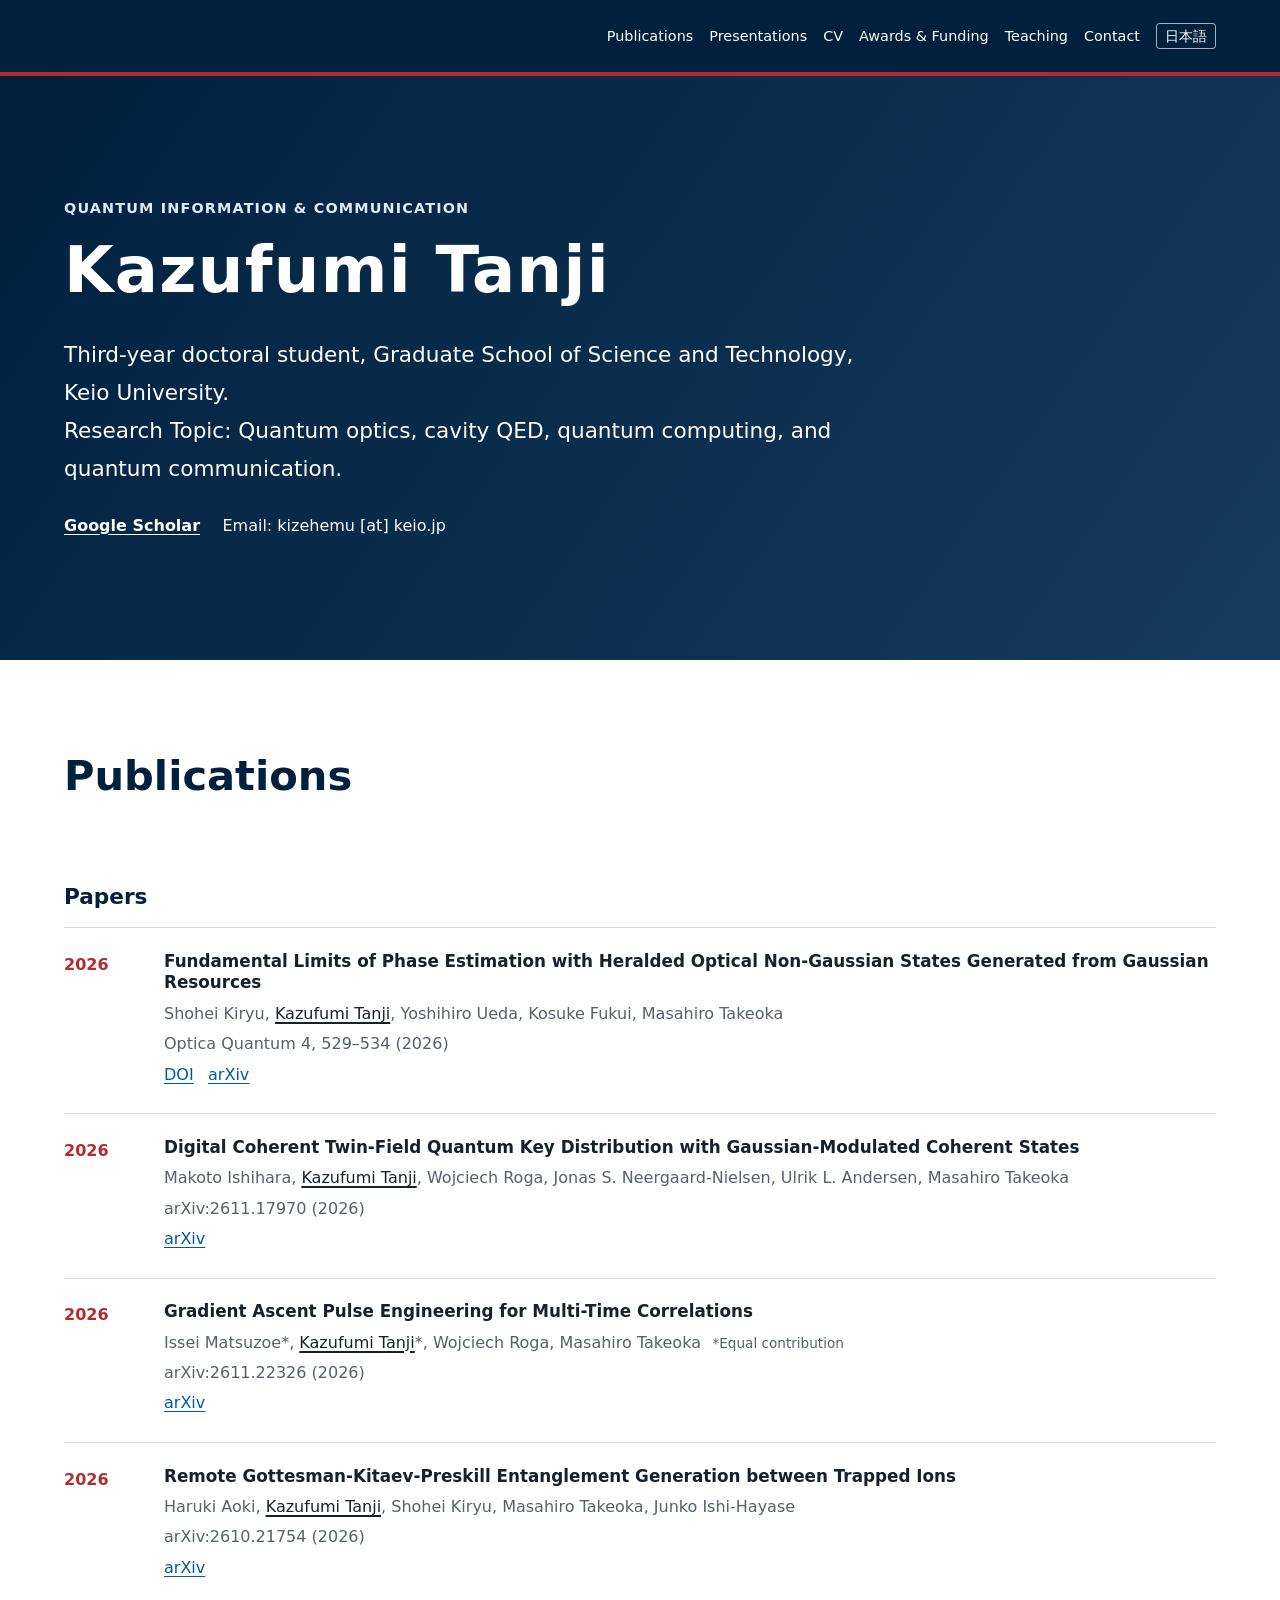
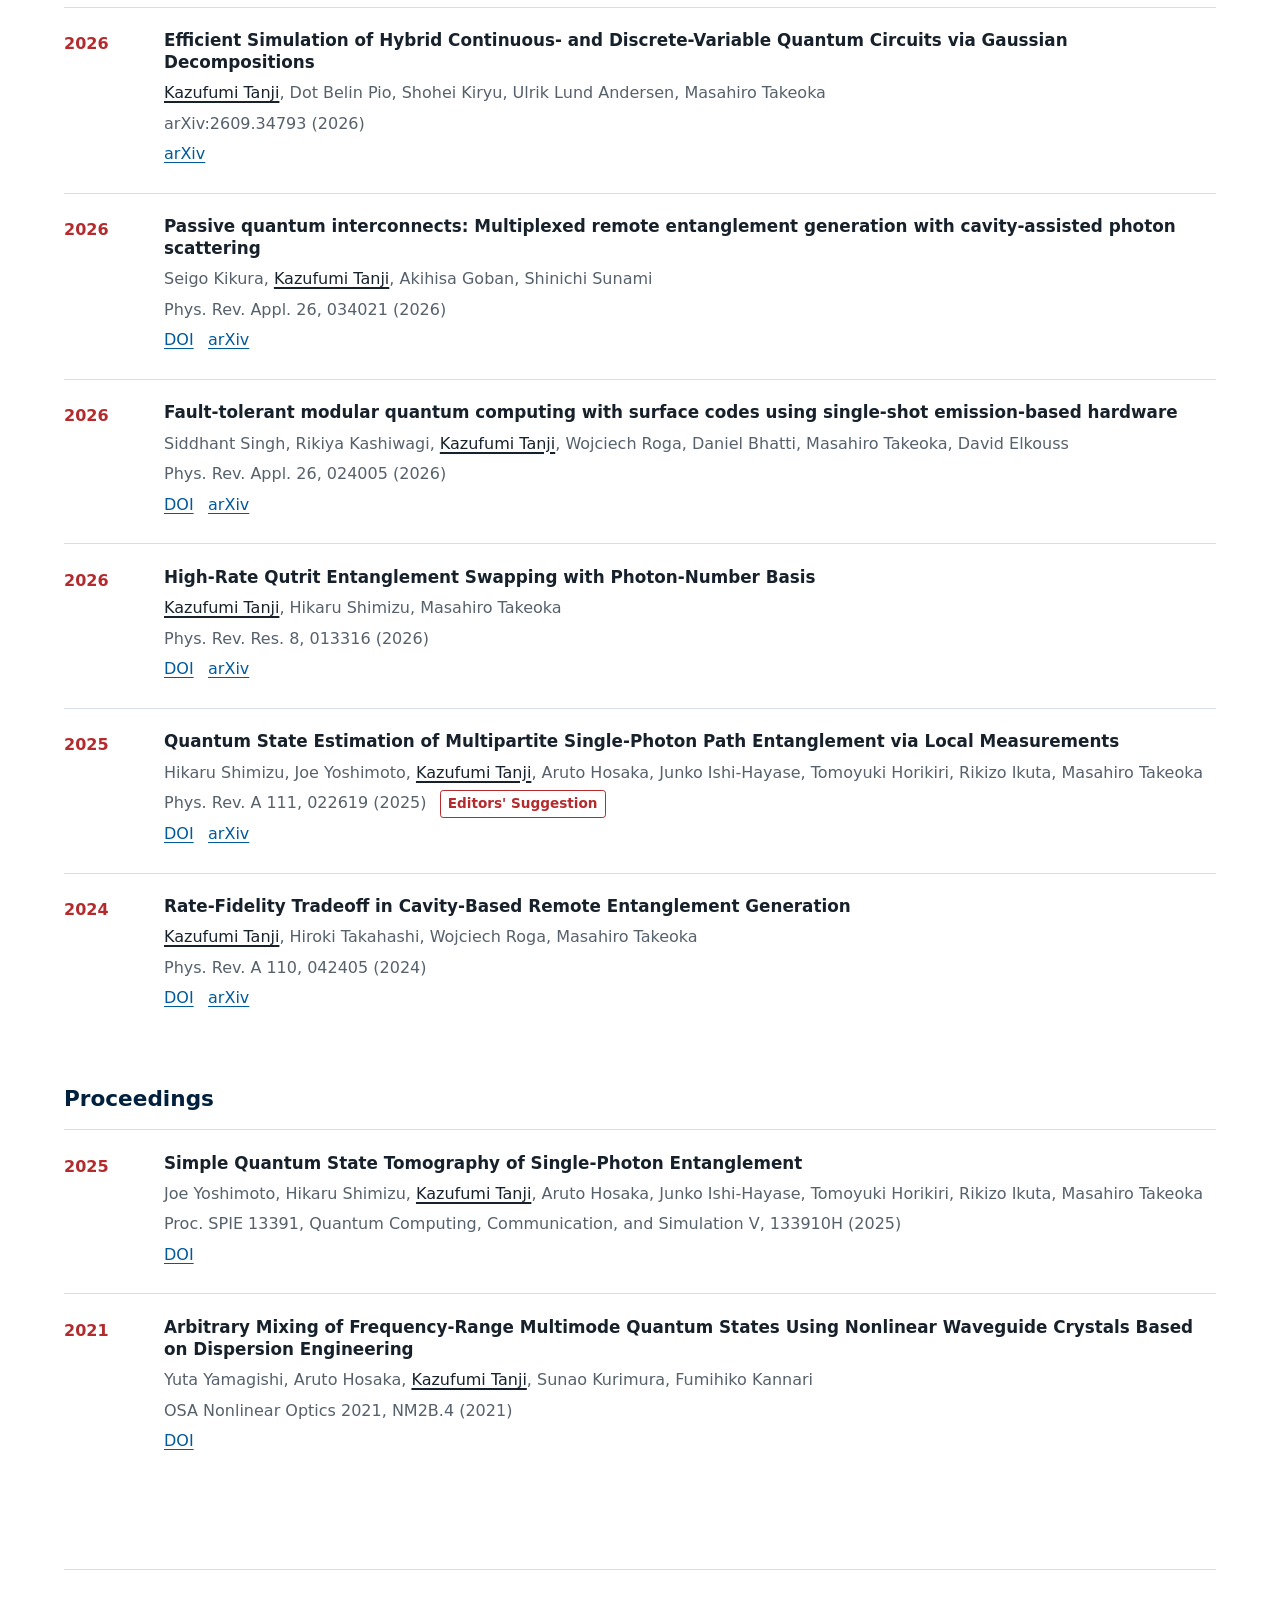
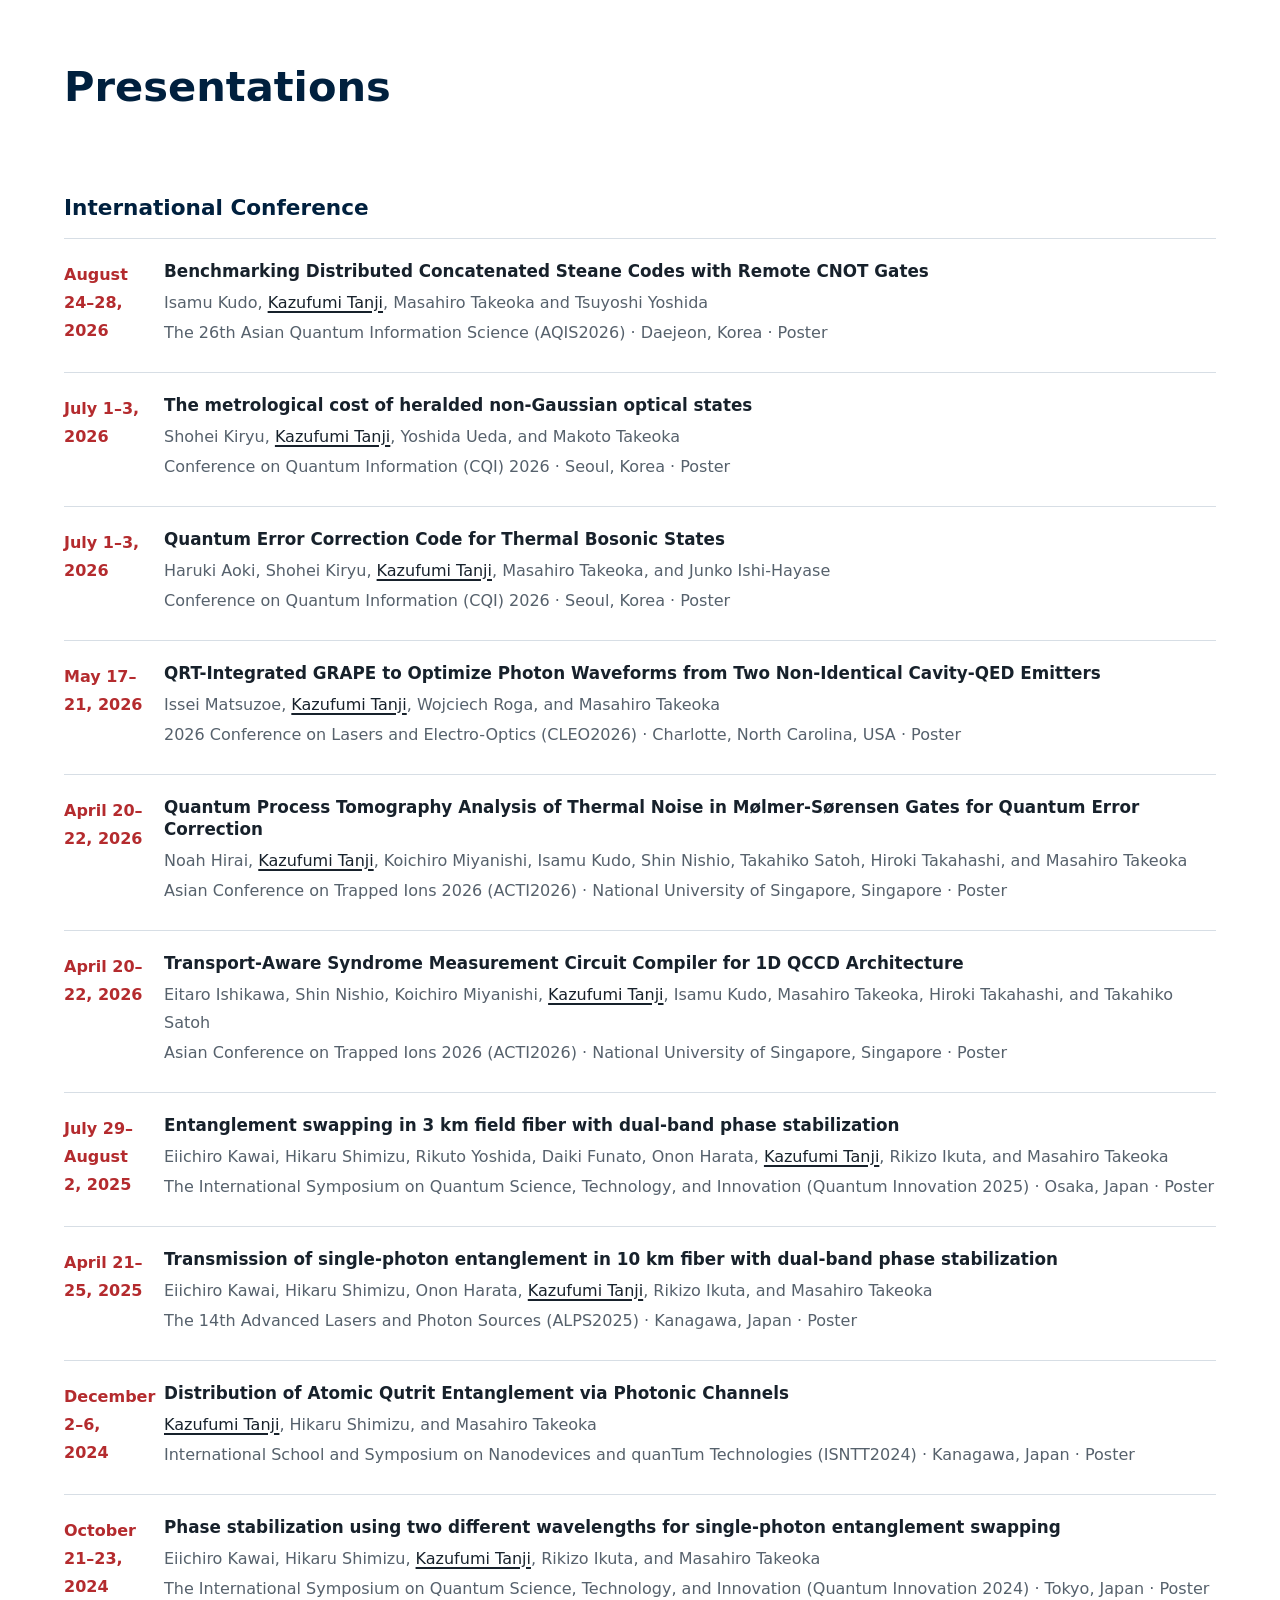
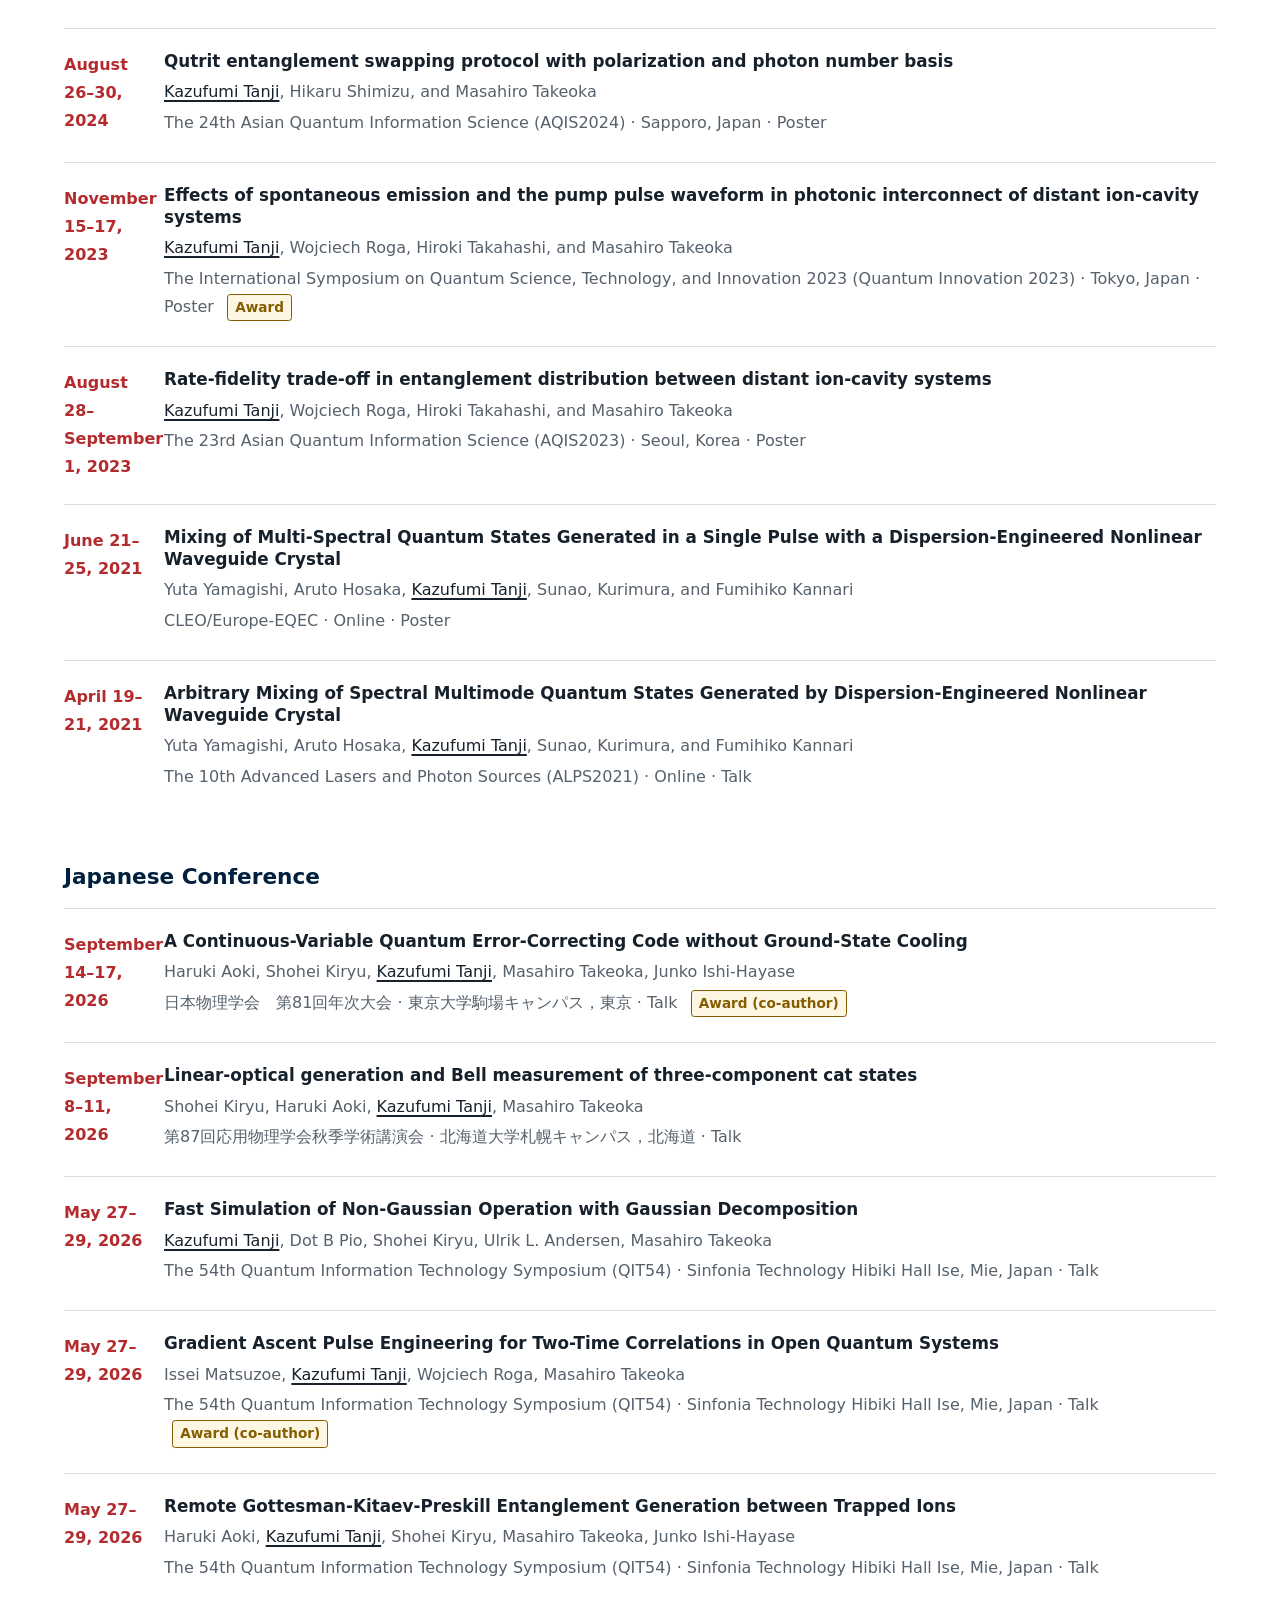
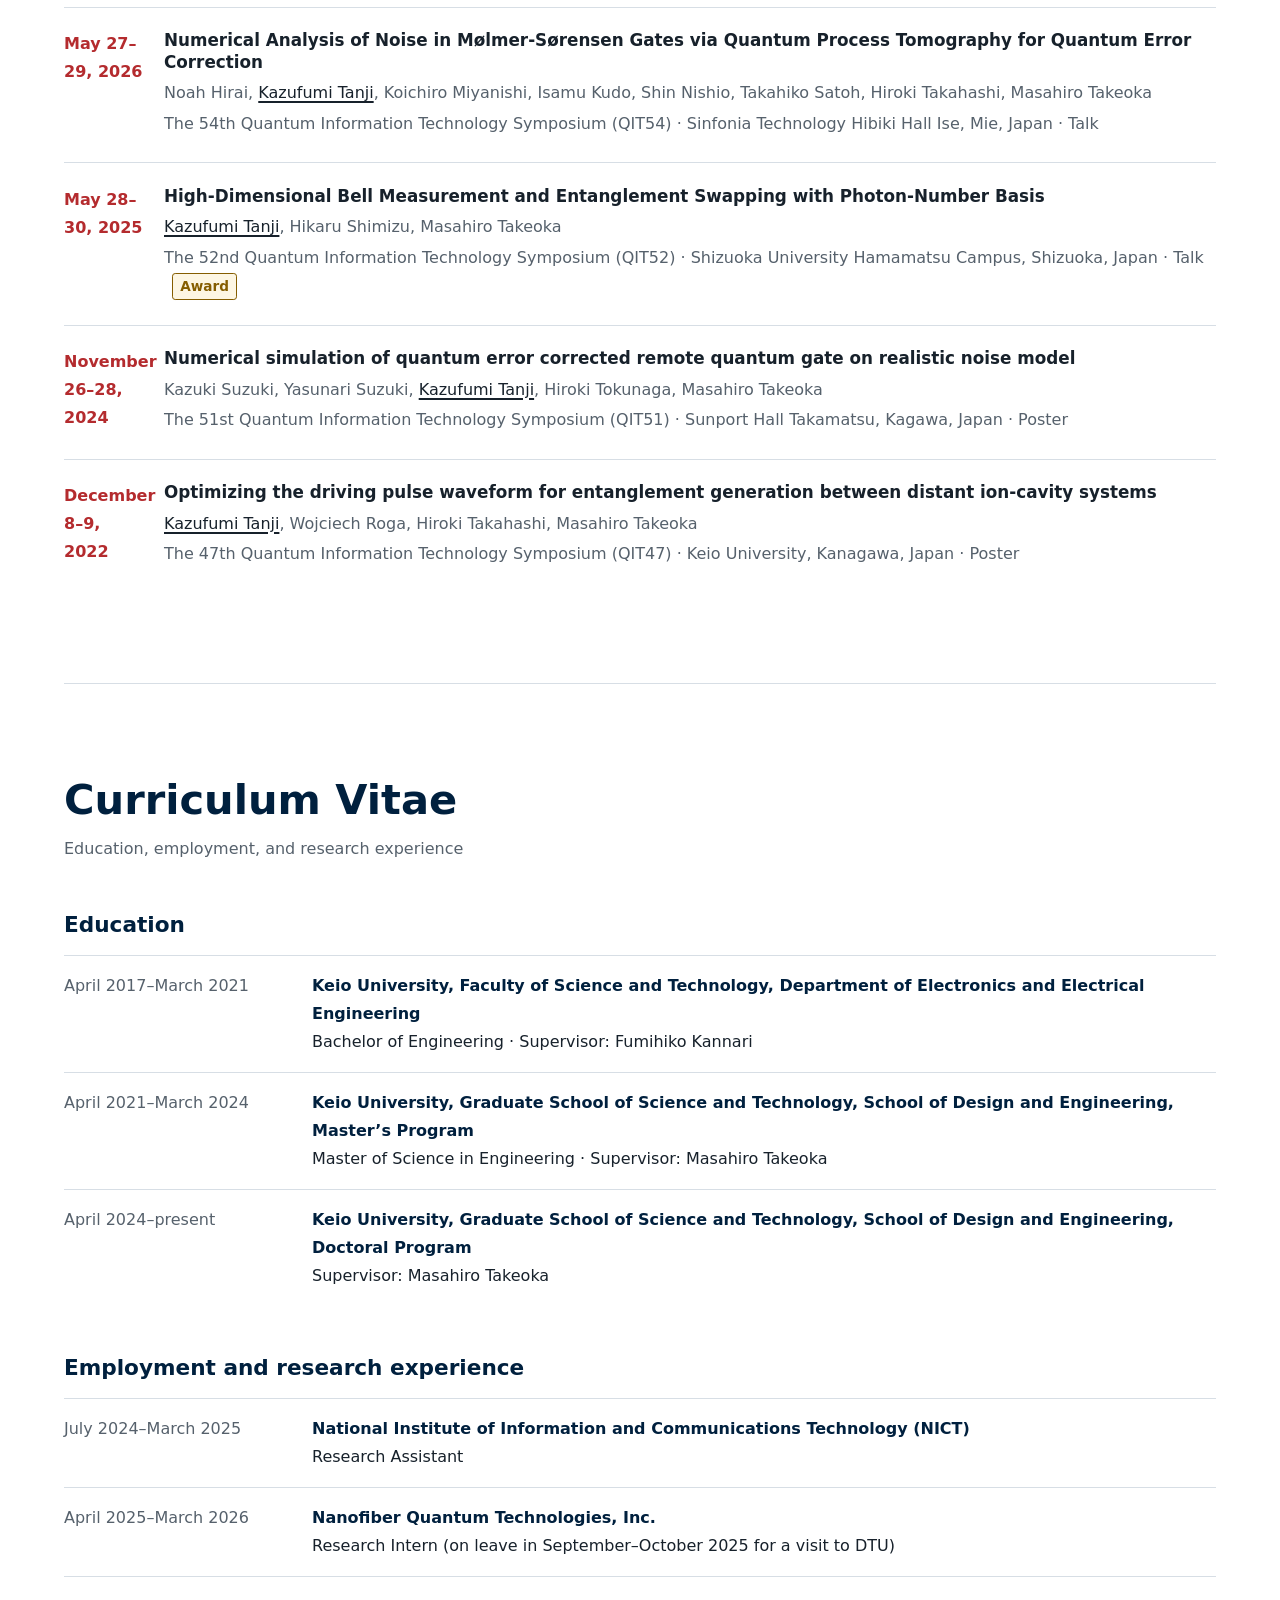
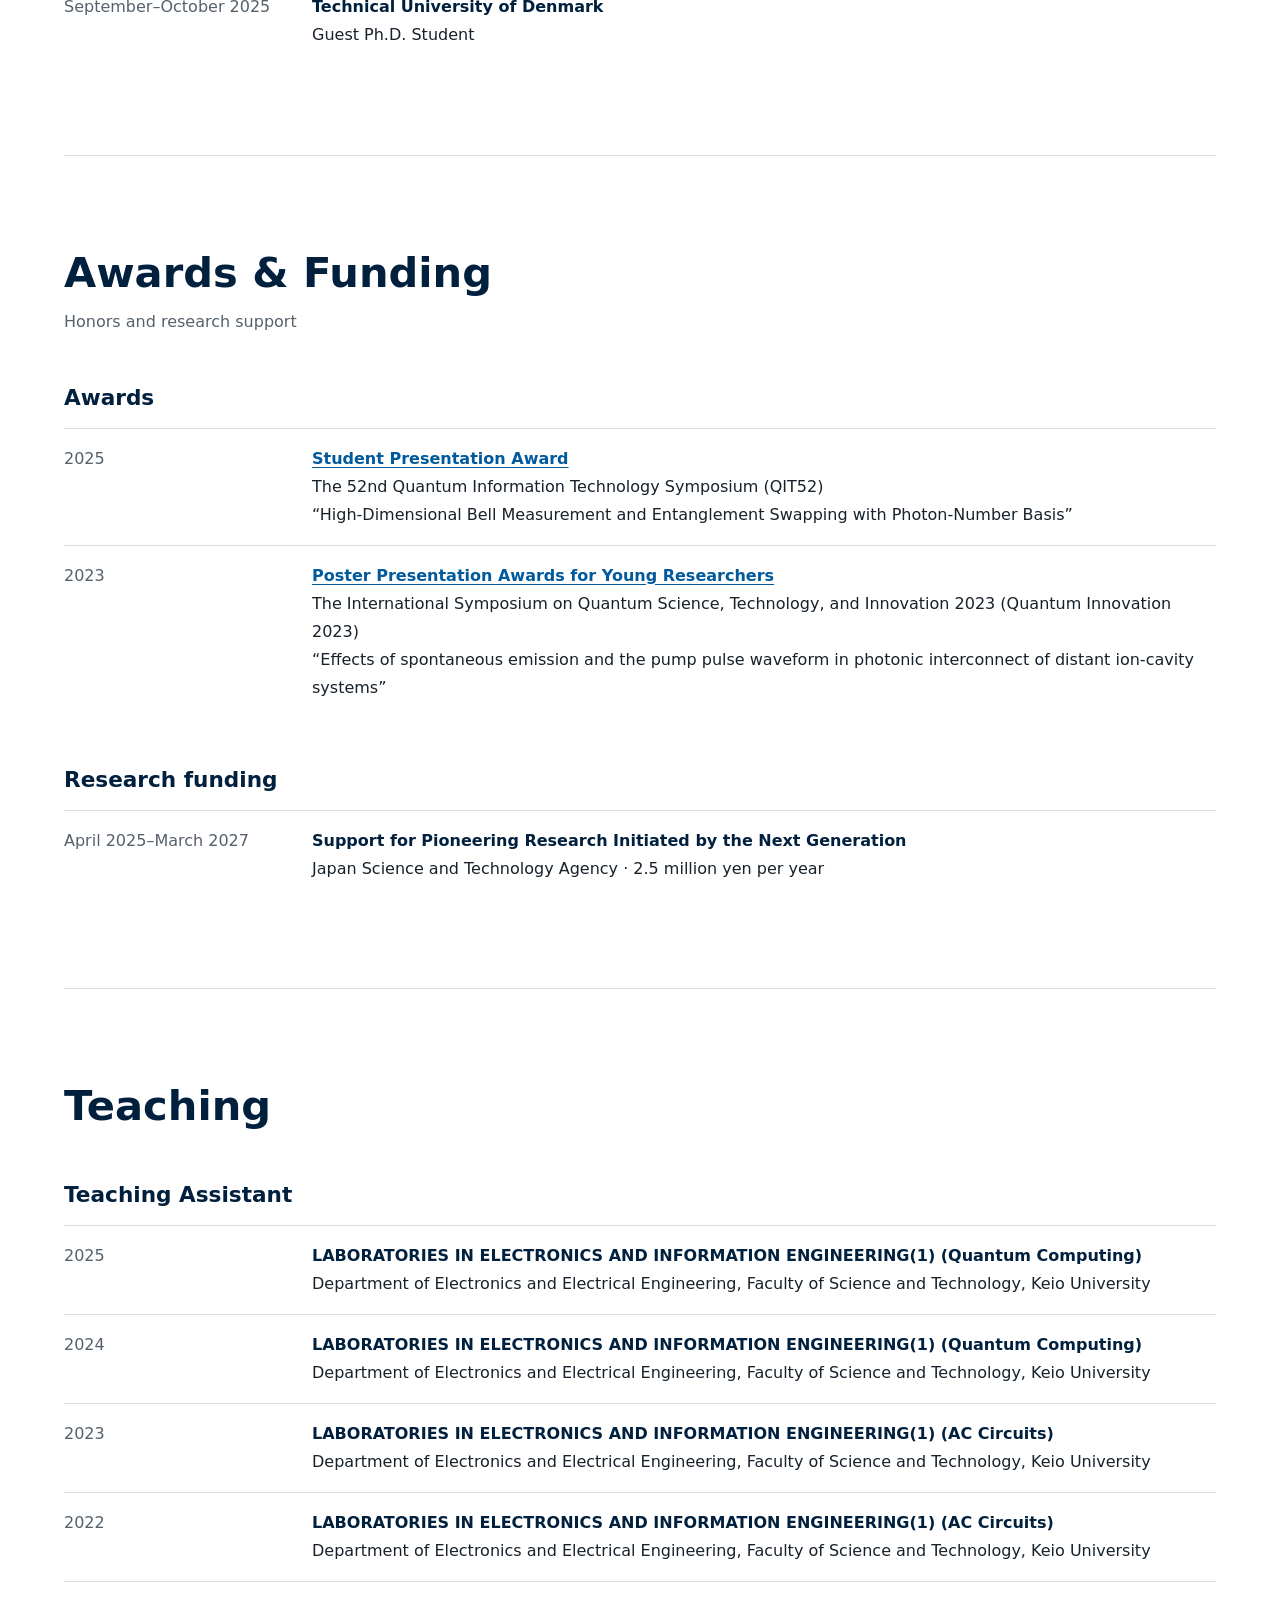
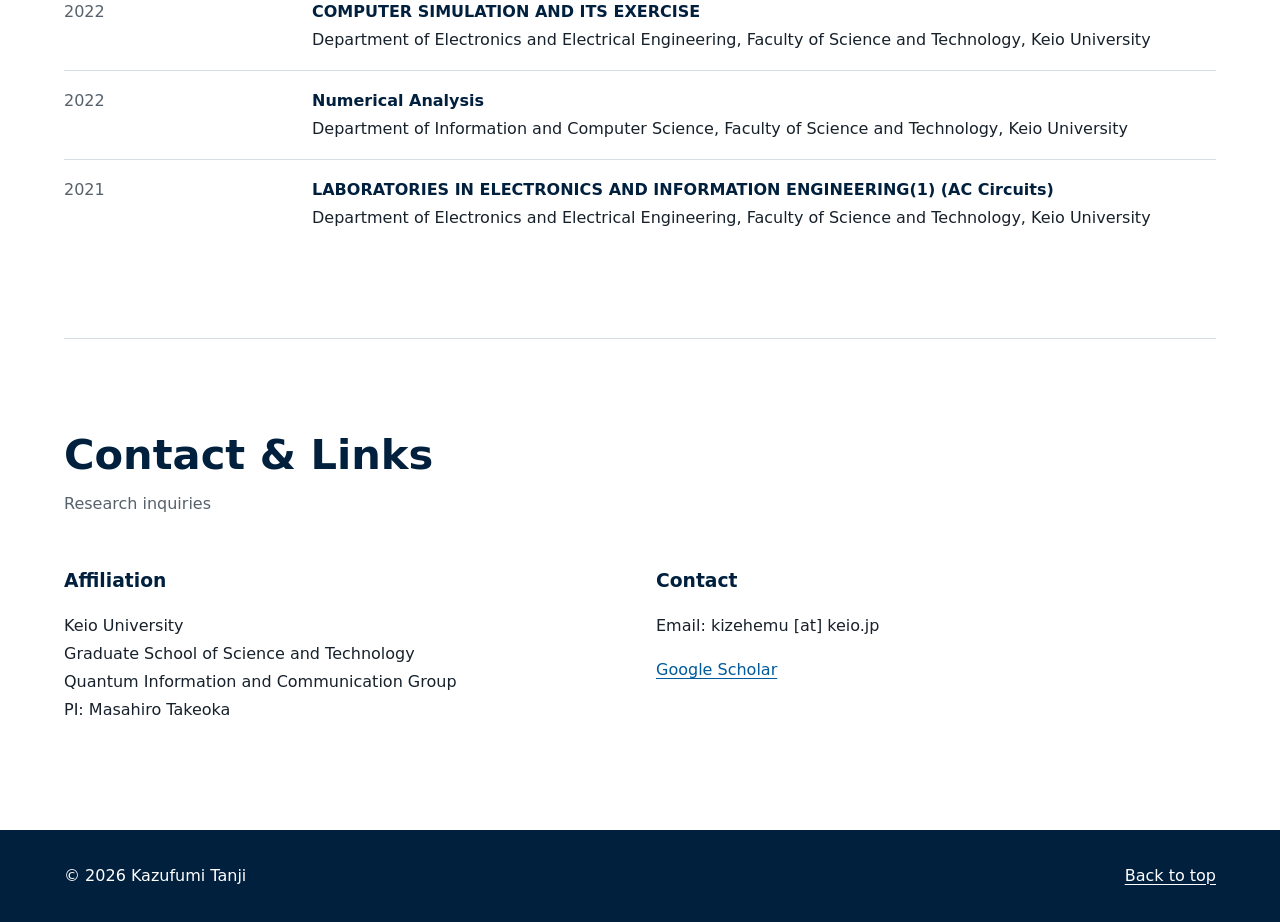
<file: index.html>
<!doctype html>
<html lang="en" data-root=".">
<head>
  <meta charset="utf-8">
  <meta name="viewport" content="width=device-width, initial-scale=1">
  <meta name="description" content="Academic homepage of Kazufumi Tanji, a doctoral student researching quantum optics and quantum information at Keio University.">
  <title>Kazufumi Tanji</title>
  <link rel="stylesheet" href="assets/css/style.css">
  <script src="assets/js/site.js" defer></script>
</head>
<body>
  <a class="skip-link" href="#main">Skip to main content</a>
  <header class="site-header"><div class="header-inner">
    <button class="nav-toggle" type="button" aria-expanded="false" aria-controls="site-nav">Menu</button>
    <nav id="site-nav" class="site-nav" aria-label="Main navigation"><ul>
      <li><a href="#publications">Publications</a></li><li><a href="#presentations">Presentations</a></li><li><a href="#cv">CV</a></li><li><a href="#awards">Awards &amp; Funding</a></li><li><a href="#teaching">Teaching</a></li><li><a href="#contact">Contact</a></li><li><a class="language-link" href="ja/" lang="ja" hreflang="ja">日本語</a></li>
    </ul></nav>
  </div></header>
  <main id="main">
    <section id="home" class="hero" aria-labelledby="hero-title"><div class="hero-inner">
      <p class="eyebrow">Quantum Information &amp; Communication</p><h1 id="hero-title">Kazufumi Tanji</h1>
      <p class="lead">Third-year doctoral student, Graduate School of Science and Technology, Keio University.<br>Research Topic: Quantum optics, cavity QED, quantum computing, and quantum communication.</p>
      <p class="hero-links"><a href="https://scholar.google.com/citations?user=CRwnXqMAAAAJ&amp;hl">Google Scholar</a><span>Email: kizehemu<span aria-hidden="true"> [at] </span><span class="sr-only"> at </span>keio.jp</span></p>
    </div></section>
    <section id="publications" class="section" aria-labelledby="publications-title"><div class="section-heading"><h2 id="publications-title">Publications</h2></div><div id="publications-list" class="entries" aria-live="polite"><p class="status">Loading publications.</p></div></section>
    <section id="presentations" class="section" aria-labelledby="presentations-title"><div class="section-heading"><h2 id="presentations-title">Presentations</h2></div><div id="presentations-list" class="entries" aria-live="polite"><p class="status">Loading presentations.</p></div></section>
    <section id="cv" class="section" aria-labelledby="cv-title">
      <div class="section-heading"><h2 id="cv-title">Curriculum Vitae</h2><p>Education, employment, and research experience</p></div>
      <h3 class="subsection-title">Education</h3><ol class="timeline">
        <li><span class="period">April 2017–March 2021</span><span><strong>Keio University, Faculty of Science and Technology, Department of Electronics and Electrical Engineering</strong><br>Bachelor of Engineering · Supervisor: Fumihiko Kannari</span></li>
        <li><span class="period">April 2021–March 2024</span><span><strong>Keio University, Graduate School of Science and Technology, School of Design and Engineering, Master’s Program</strong><br>Master of Science in Engineering · Supervisor: Masahiro Takeoka</span></li>
        <li><span class="period">April 2024–present</span><span><strong>Keio University, Graduate School of Science and Technology, School of Design and Engineering, Doctoral Program</strong><br>Supervisor: Masahiro Takeoka</span></li>
      </ol>
      <h3 class="subsection-title">Employment and research experience</h3><ol class="timeline">
        <li><span class="period">July 2024–March 2025</span><span><strong>National Institute of Information and Communications Technology (NICT)</strong><br>Research Assistant</span></li>
        <li><span class="period">April 2025–March 2026</span><span><strong>Nanofiber Quantum Technologies, Inc.</strong><br>Research Intern (on leave in September–October 2025 for a visit to DTU)</span></li>
        <li><span class="period">September–October 2025</span><span><strong>Technical University of Denmark</strong><br>Guest Ph.D. Student</span></li>
      </ol>
    </section>
    <section id="awards" class="section" aria-labelledby="awards-title">
      <div class="section-heading"><h2 id="awards-title">Awards &amp; Funding</h2><p>Honors and research support</p></div>
      <h3 class="subsection-title">Awards</h3><ol class="timeline">
        <li><span class="period">2025</span><span><strong><a href="https://www.ieice.org/es/qit/text/award/qit52award.pdf">Student Presentation Award</a></strong><br>The 52nd Quantum Information Technology Symposium (QIT52)<br>“High-Dimensional Bell Measurement and Entanglement Swapping with Photon-Number Basis”</span></li>
        <li><span class="period">2023</span><span><strong><a href="https://quantum-innovation.riken.jp/awards/2023-12/">Poster Presentation Awards for Young Researchers</a></strong><br>The International Symposium on Quantum Science, Technology, and Innovation 2023 (Quantum Innovation 2023)<br>“Effects of spontaneous emission and the pump pulse waveform in photonic interconnect of distant ion-cavity systems”</span></li>
      </ol>
      <h3 class="subsection-title">Research funding</h3><ol class="timeline"><li><span class="period">April 2025–March 2027</span><span><strong>Support for Pioneering Research Initiated by the Next Generation</strong><br>Japan Science and Technology Agency · 2.5 million yen per year</span></li></ol>
    </section>
    <section id="teaching" class="section" aria-labelledby="teaching-title"><div class="section-heading"><h2 id="teaching-title">Teaching</h2></div><h3 class="subsection-title">Teaching Assistant</h3><ol class="timeline">
      <li><span class="period">2025</span><span><strong>LABORATORIES IN ELECTRONICS AND INFORMATION ENGINEERING(1) (Quantum Computing)</strong><br>Department of Electronics and Electrical Engineering, Faculty of Science and Technology, Keio University</span></li>
      <li><span class="period">2024</span><span><strong>LABORATORIES IN ELECTRONICS AND INFORMATION ENGINEERING(1) (Quantum Computing)</strong><br>Department of Electronics and Electrical Engineering, Faculty of Science and Technology, Keio University</span></li>
      <li><span class="period">2023</span><span><strong>LABORATORIES IN ELECTRONICS AND INFORMATION ENGINEERING(1) (AC Circuits)</strong><br>Department of Electronics and Electrical Engineering, Faculty of Science and Technology, Keio University</span></li>
      <li><span class="period">2022</span><span><strong>LABORATORIES IN ELECTRONICS AND INFORMATION ENGINEERING(1) (AC Circuits)</strong><br>Department of Electronics and Electrical Engineering, Faculty of Science and Technology, Keio University</span></li>
      <li><span class="period">2022</span><span><strong>COMPUTER SIMULATION AND ITS EXERCISE</strong><br>Department of Electronics and Electrical Engineering, Faculty of Science and Technology, Keio University</span></li>
      <li><span class="period">2022</span><span><strong>Numerical Analysis</strong><br>Department of Information and Computer Science, Faculty of Science and Technology, Keio University</span></li>
      <li><span class="period">2021</span><span><strong>LABORATORIES IN ELECTRONICS AND INFORMATION ENGINEERING(1) (AC Circuits)</strong><br>Department of Electronics and Electrical Engineering, Faculty of Science and Technology, Keio University</span></li>
    </ol></section>
    <section id="contact" class="section" aria-labelledby="contact-title"><div class="section-heading"><h2 id="contact-title">Contact &amp; Links</h2><p>Research inquiries</p></div><div class="contact-grid">
      <div><h3>Affiliation</h3><p>Keio University<br>Graduate School of Science and Technology<br>Quantum Information and Communication Group<br>PI: Masahiro Takeoka</p></div>
      <div><h3>Contact</h3><p>Email: <span id="email">kizehemu<span aria-hidden="true"> [at] </span><span class="sr-only"> at </span>keio.jp</span></p><p><a href="https://scholar.google.com/citations?user=CRwnXqMAAAAJ&amp;hl">Google Scholar</a></p></div>
    </div></section>
  </main>
  <footer class="site-footer"><div class="footer-inner"><p>© <span data-year></span> Kazufumi Tanji</p><p><a href="#home" style="color:#fff">Back to top</a></p></div></footer>
</body>
</html>
</file>
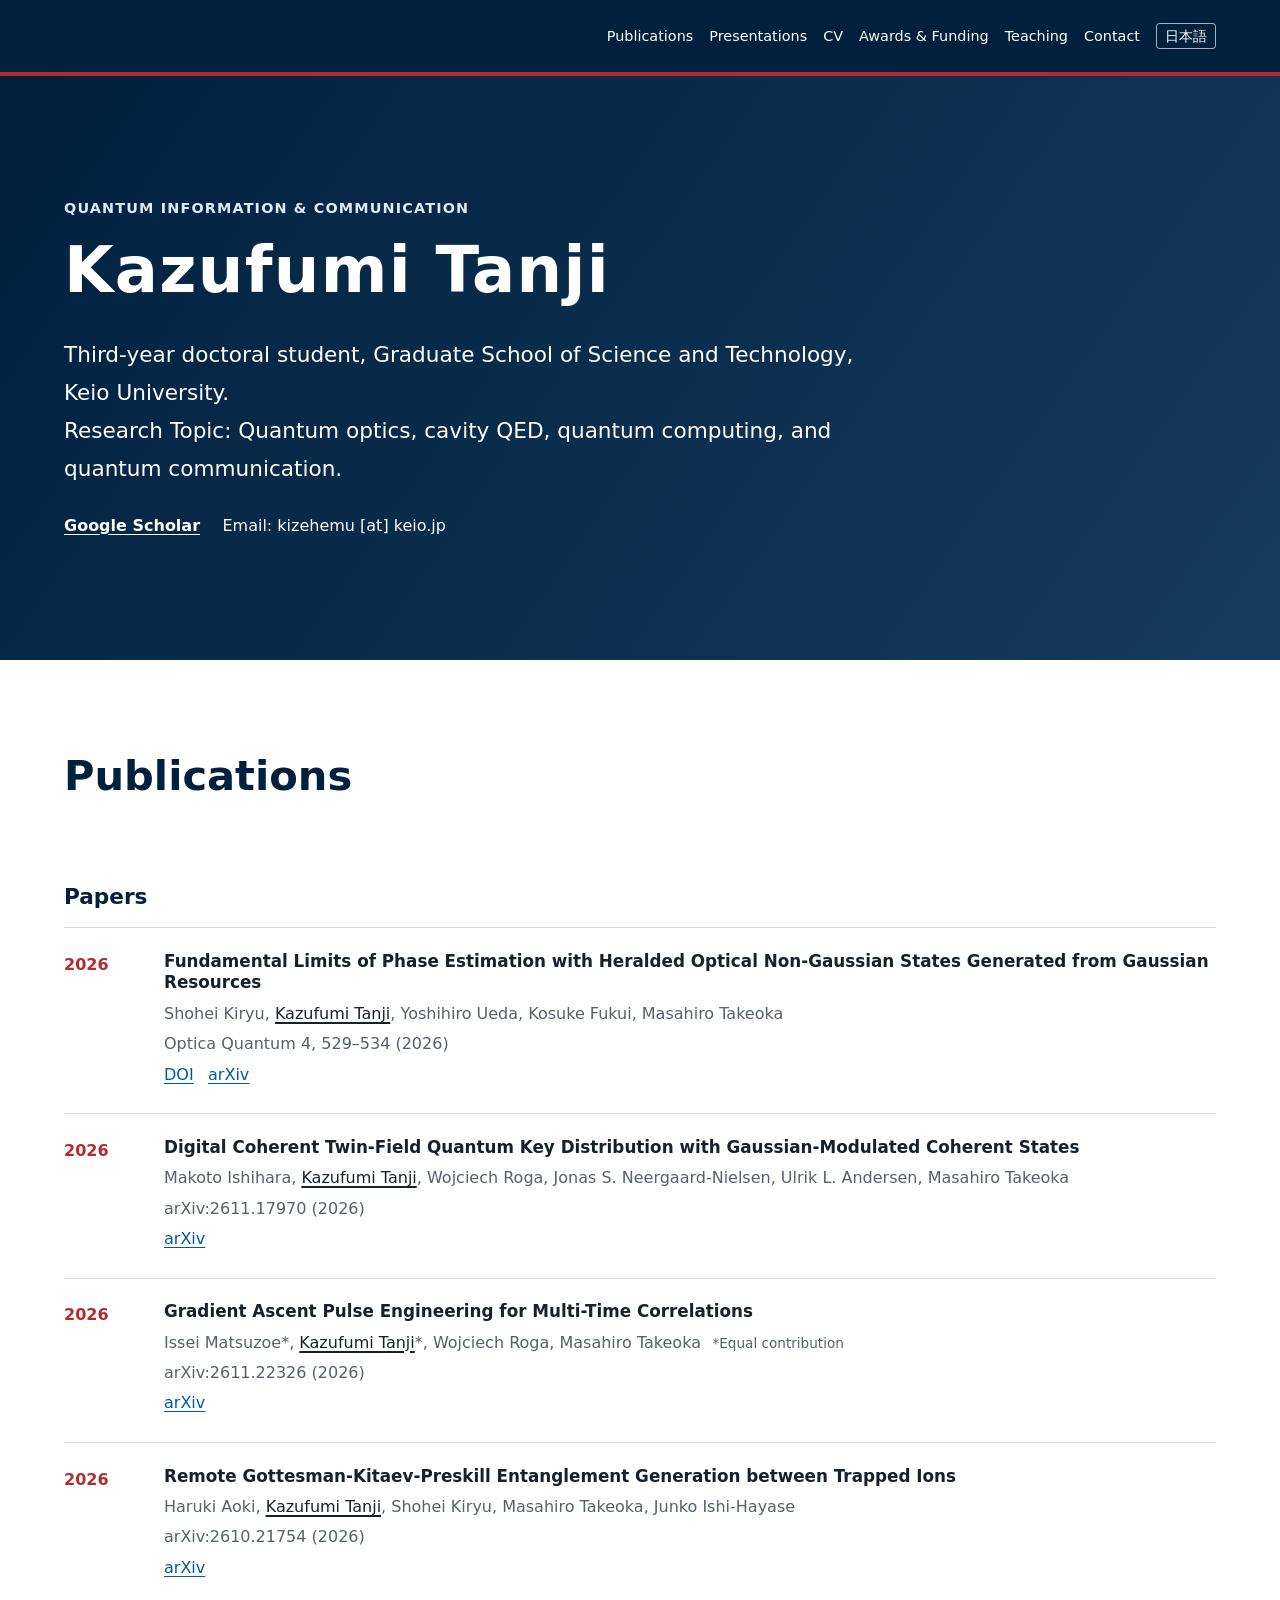
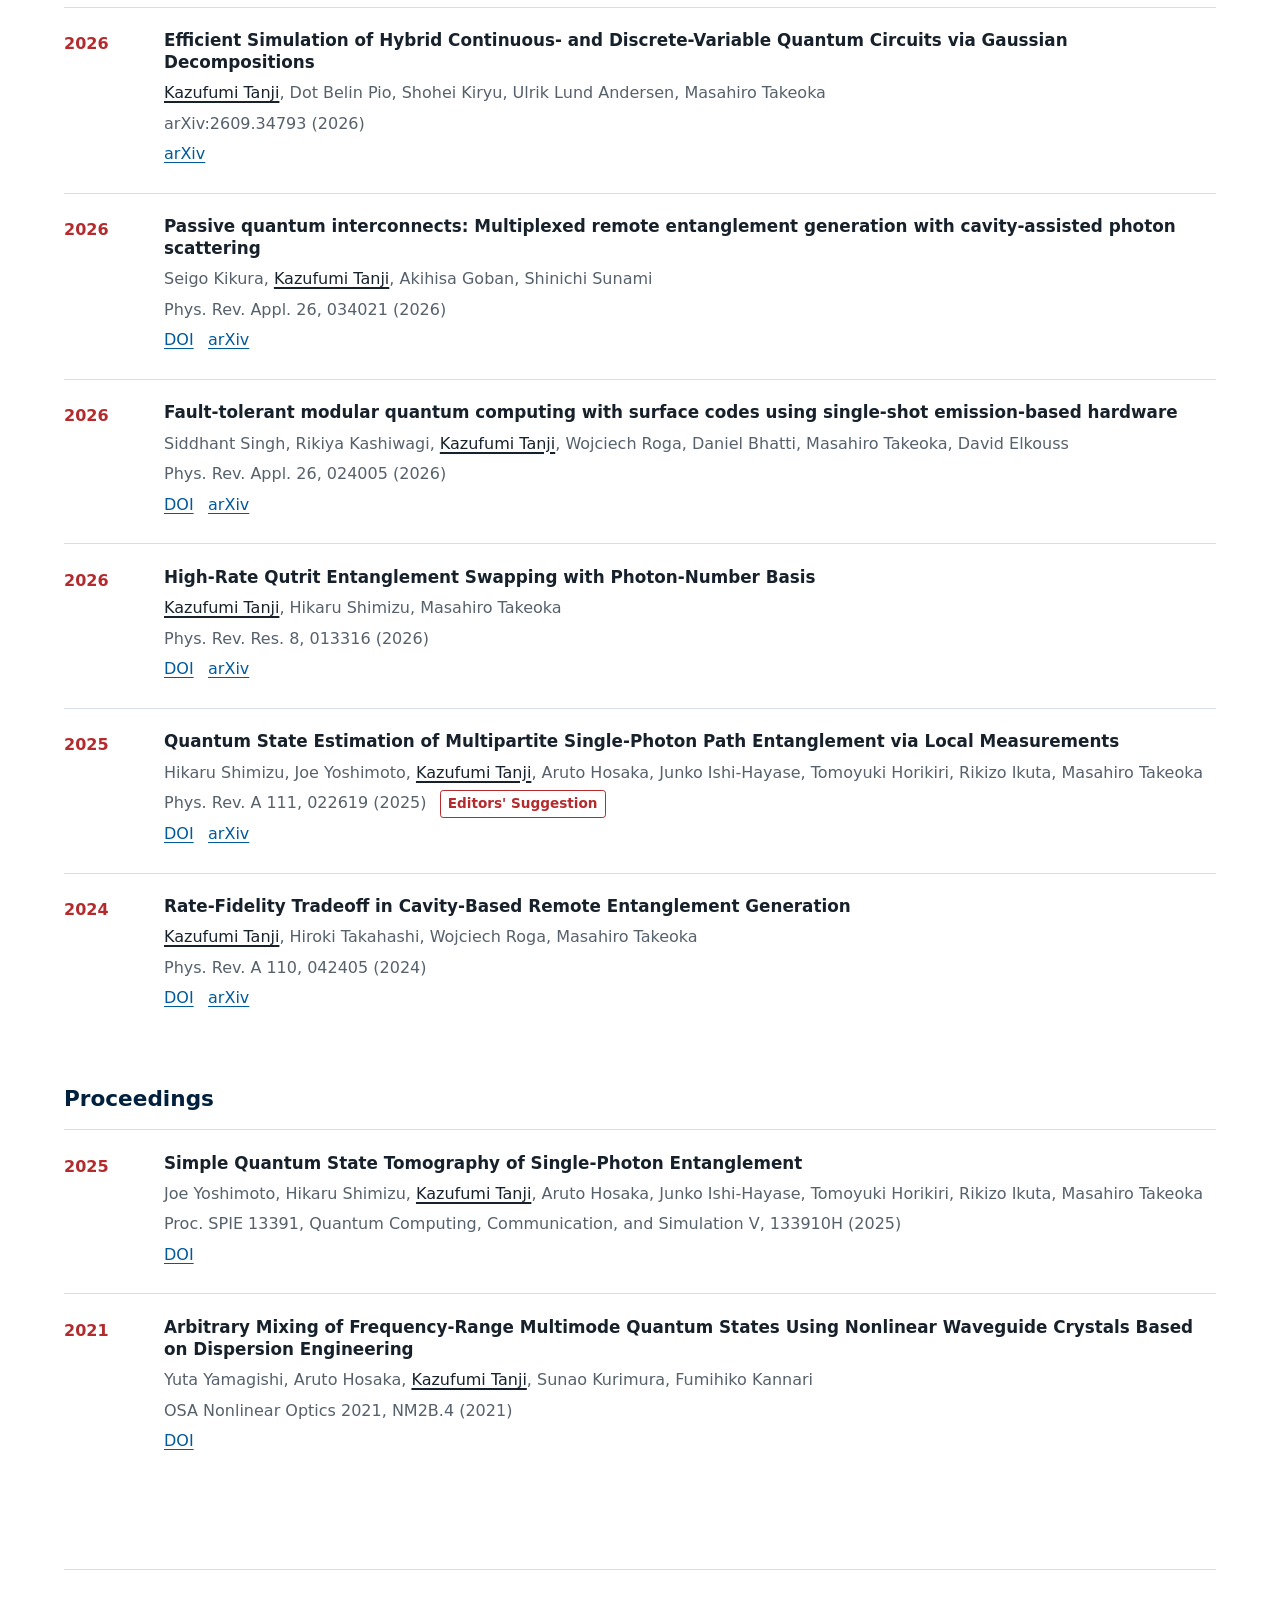
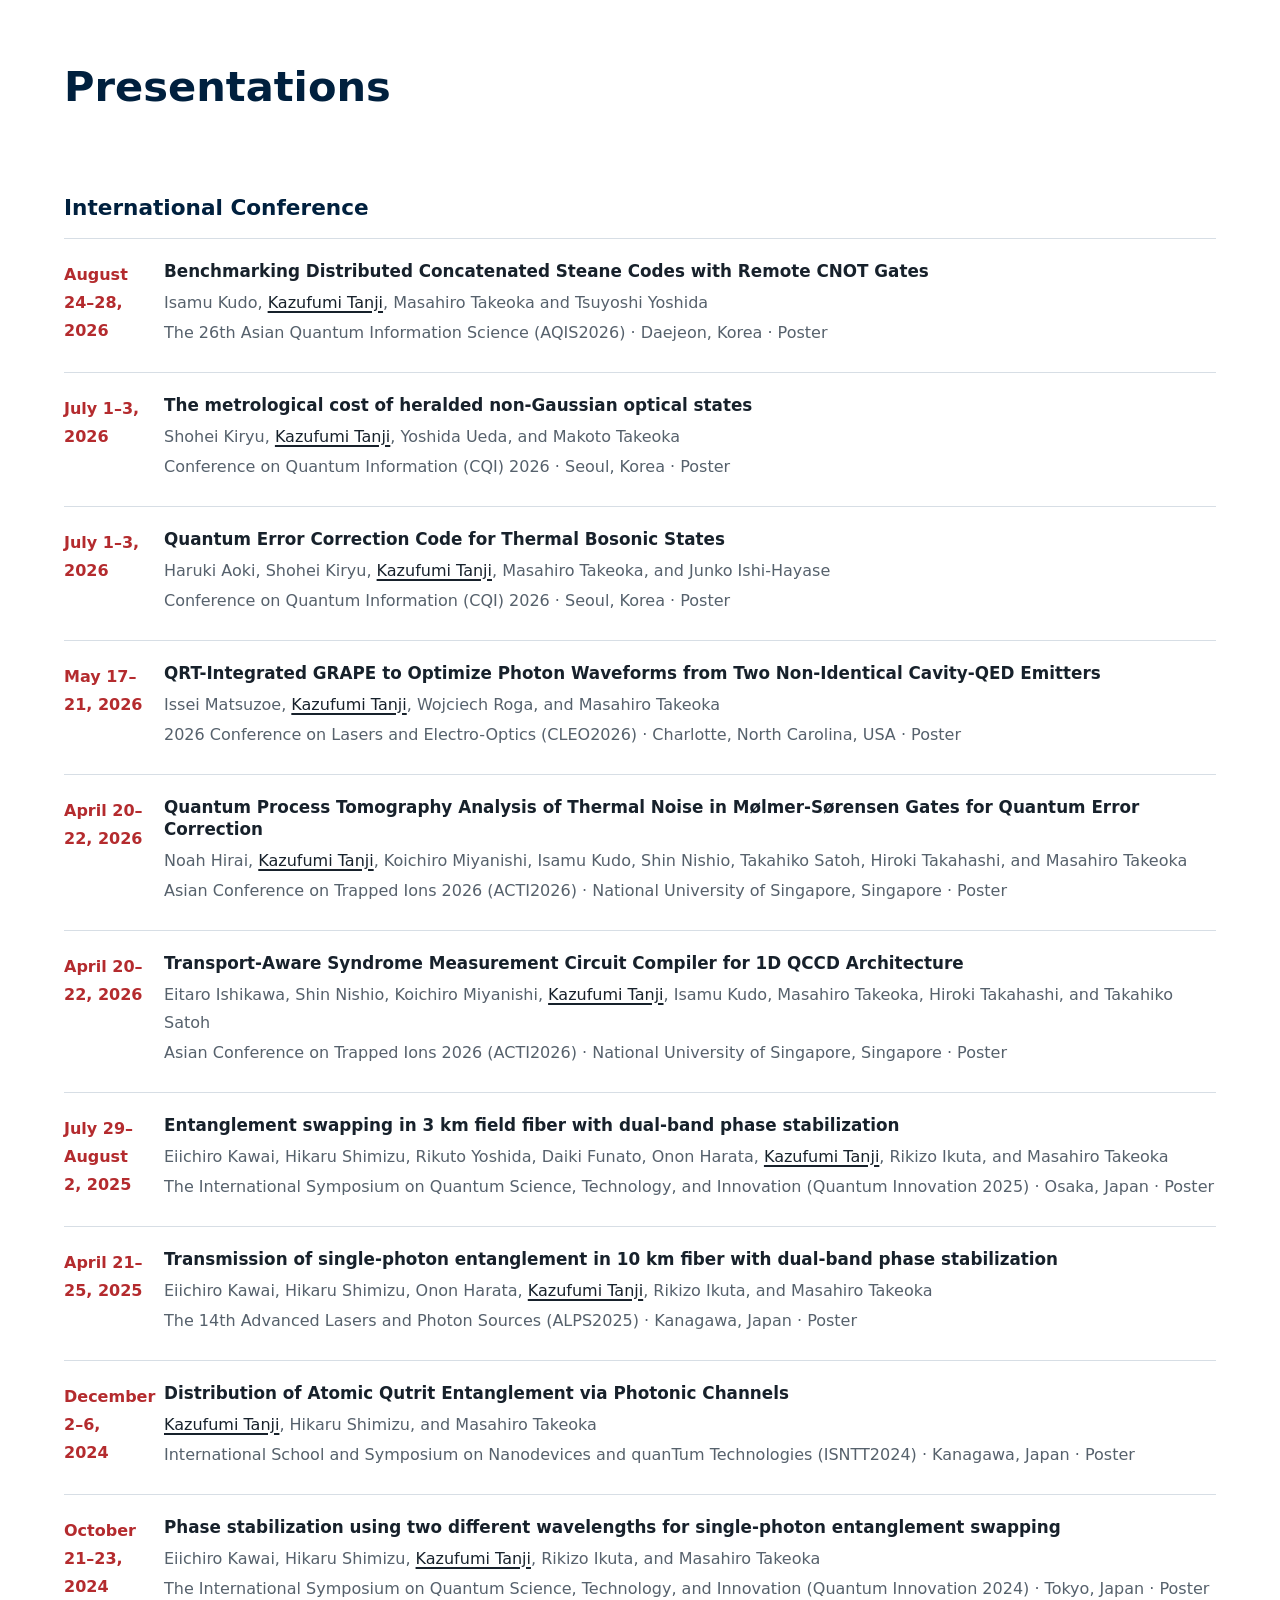
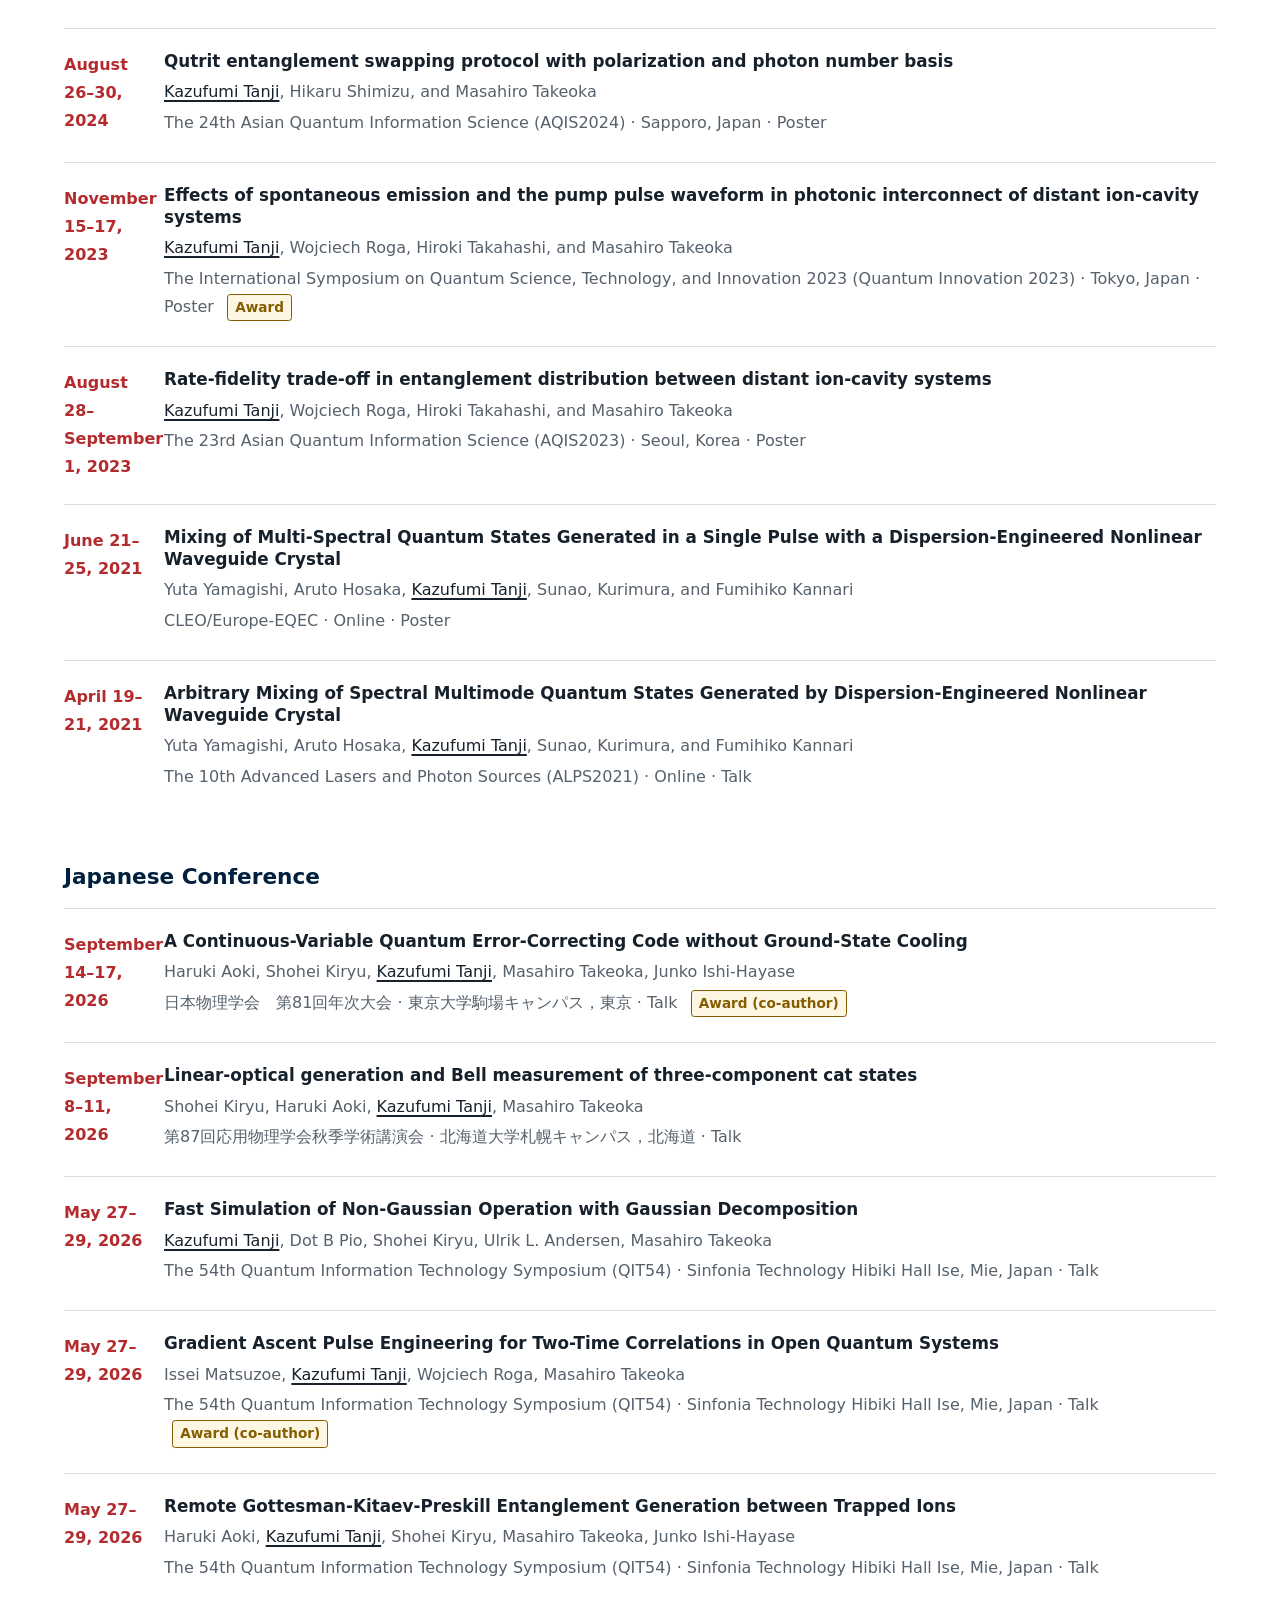
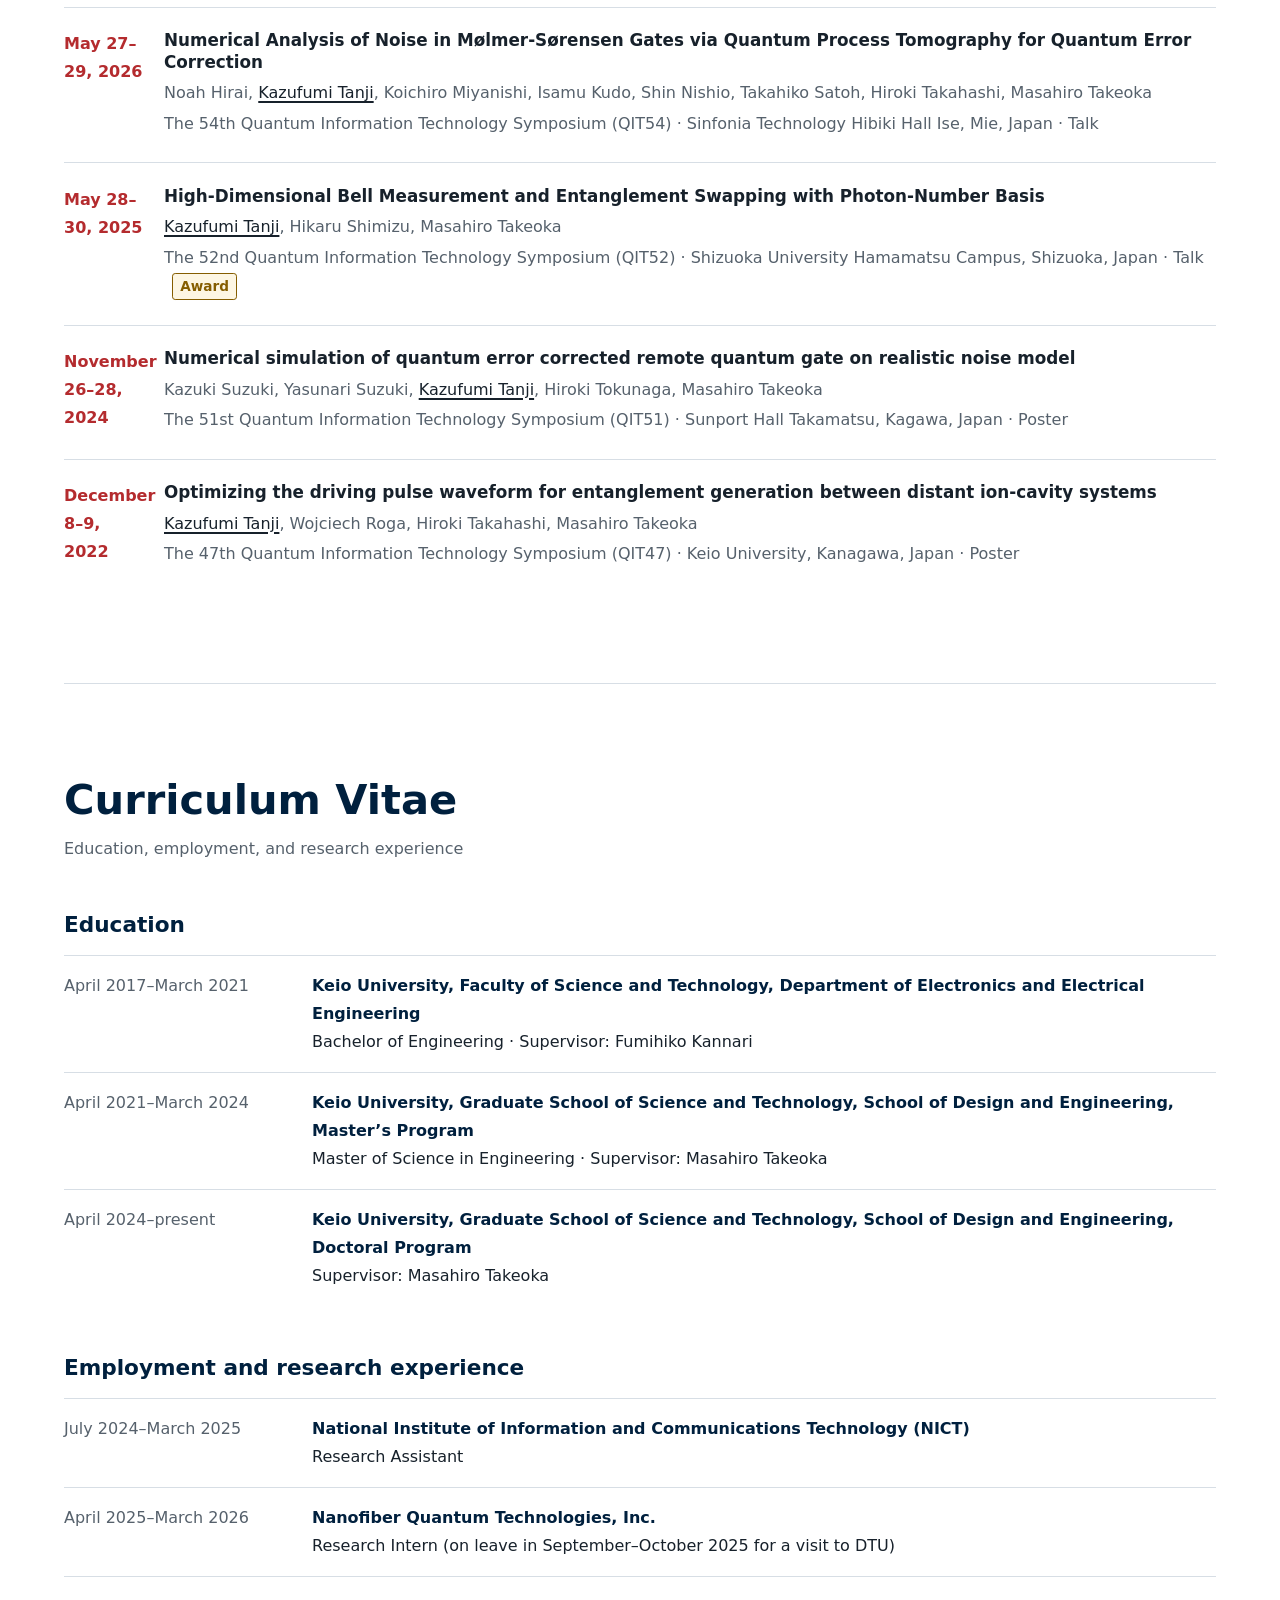
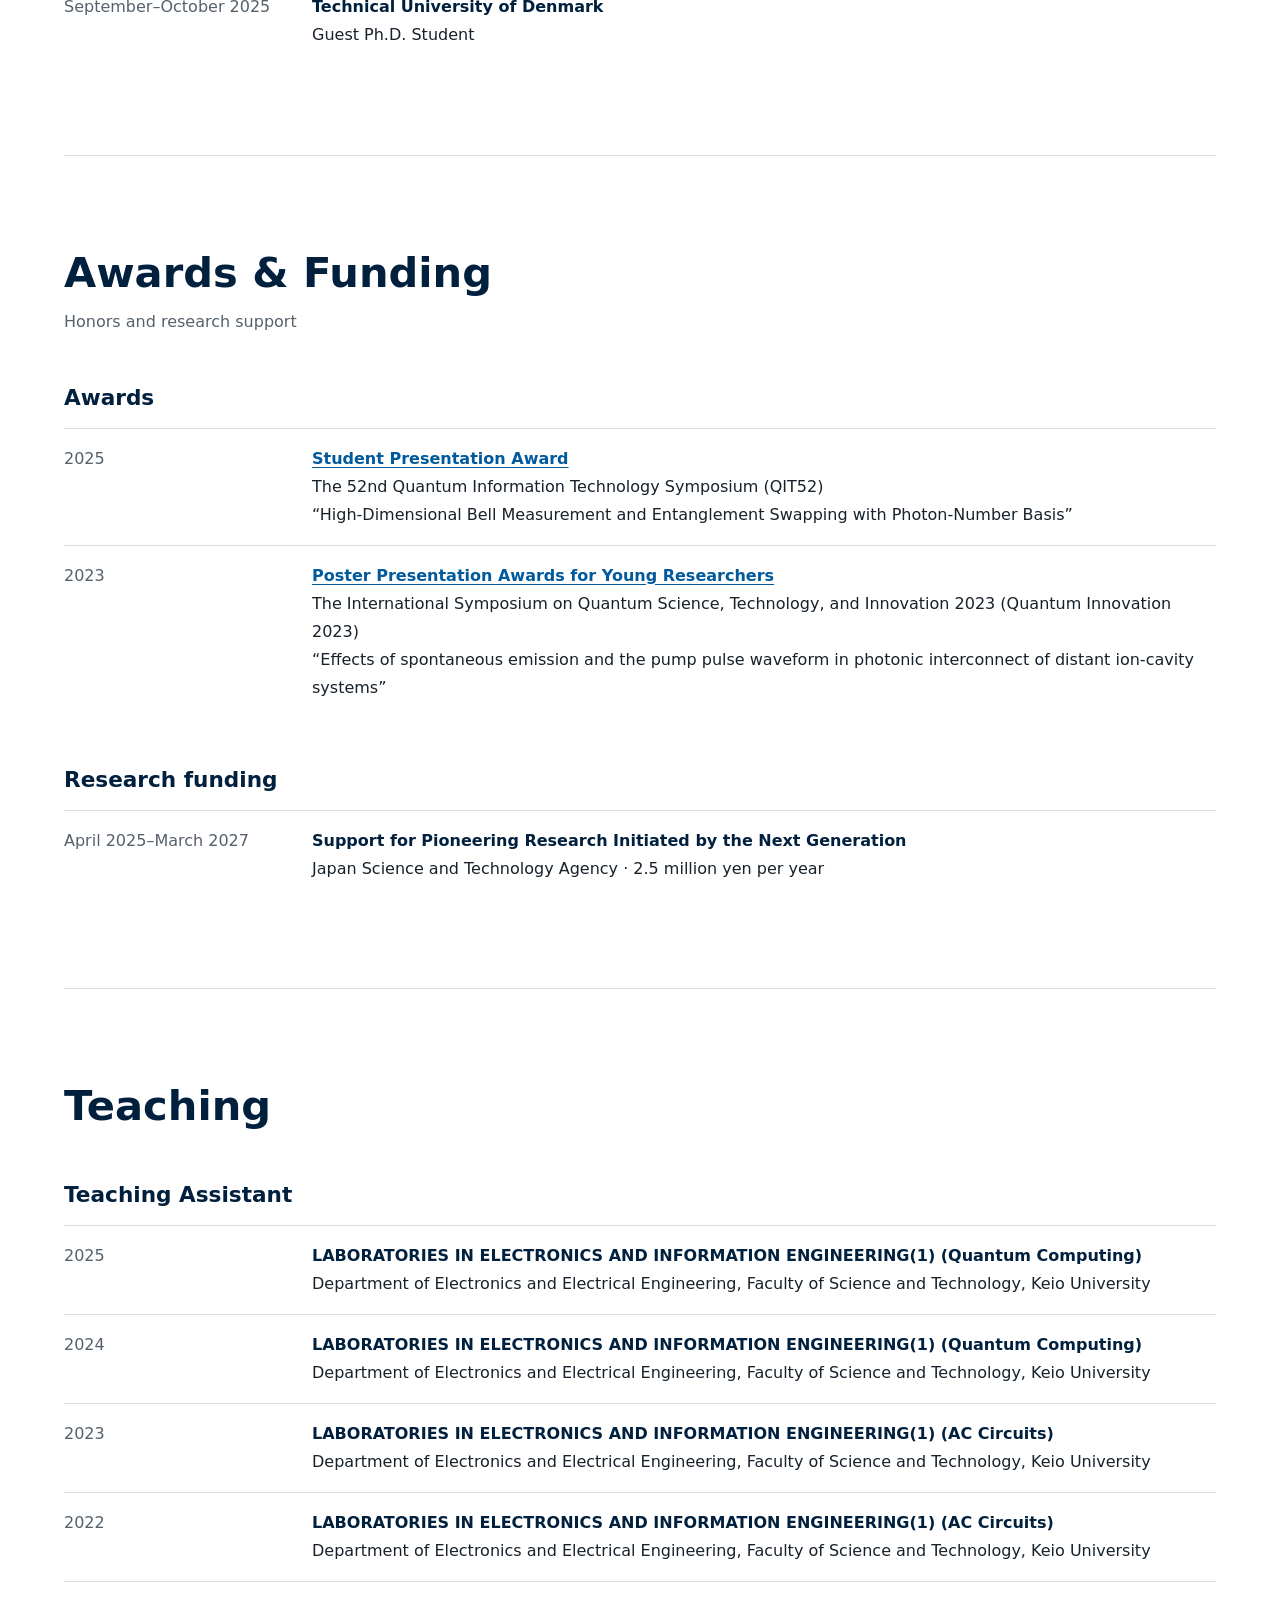
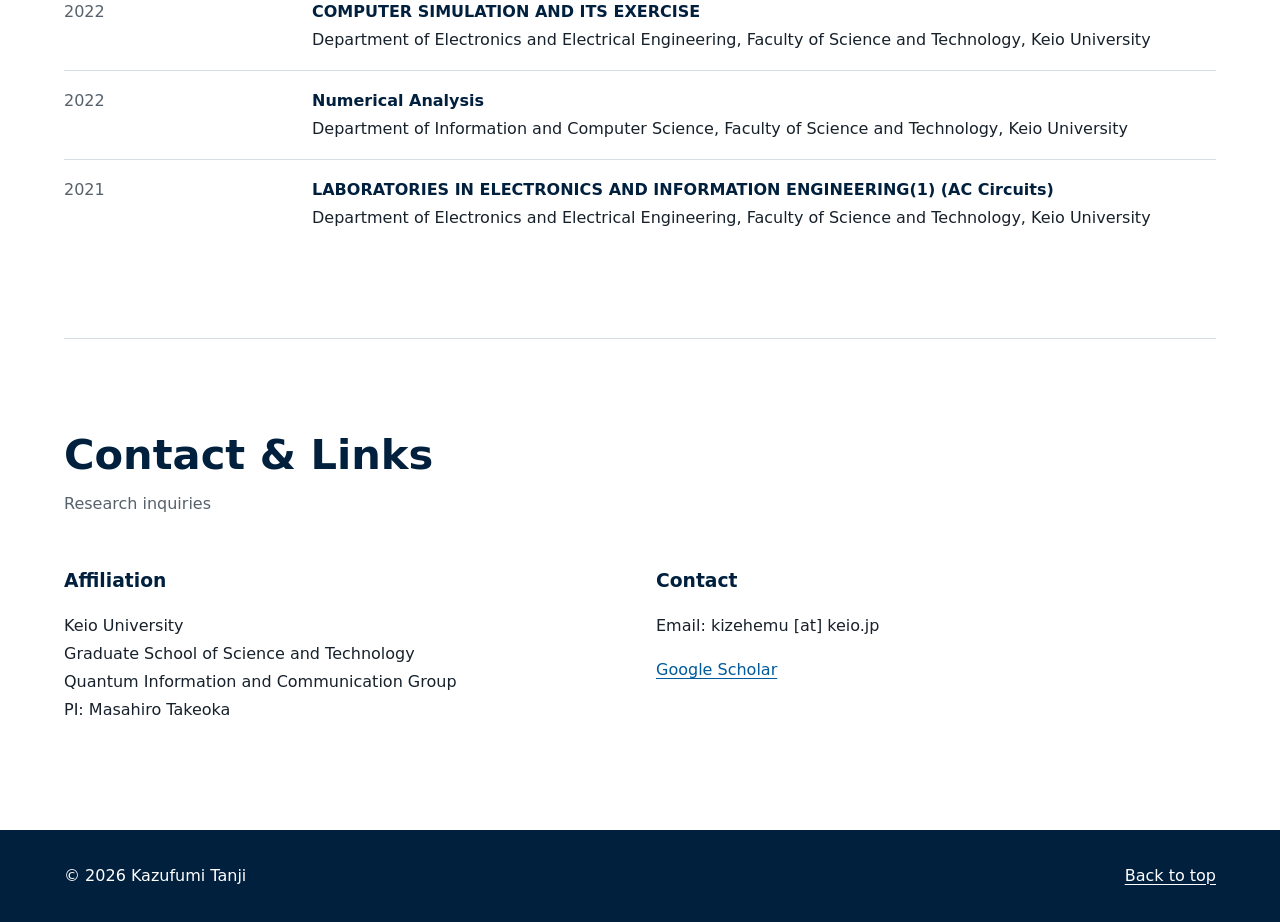
<file: en/index.html>
<!doctype html>
<html lang="en" data-root="..">
<head>
  <meta charset="utf-8">
  <meta name="viewport" content="width=device-width, initial-scale=1">
  <meta name="description" content="Academic homepage of Kazufumi Tanji, a doctoral student researching quantum optics and quantum information at Keio University.">
  <title>Kazufumi Tanji</title>
  <link rel="stylesheet" href="../assets/css/style.css">
  <script src="../assets/js/site.js" defer></script>
</head>
<body>
  <a class="skip-link" href="#main">Skip to main content</a>
  <header class="site-header"><div class="header-inner">
    <button class="nav-toggle" type="button" aria-expanded="false" aria-controls="site-nav">Menu</button>
    <nav id="site-nav" class="site-nav" aria-label="Main navigation"><ul>
      <li><a href="#publications">Publications</a></li><li><a href="#presentations">Presentations</a></li><li><a href="#cv">CV</a></li><li><a href="#awards">Awards &amp; Funding</a></li><li><a href="#teaching">Teaching</a></li><li><a href="#contact">Contact</a></li><li><a class="language-link" href="../ja/" lang="ja" hreflang="ja">日本語</a></li>
    </ul></nav>
  </div></header>
  <main id="main">
    <section id="home" class="hero" aria-labelledby="hero-title"><div class="hero-inner">
      <p class="eyebrow">Quantum Information &amp; Communication</p><h1 id="hero-title">Kazufumi Tanji</h1>
      <p class="lead">Third-year doctoral student, Graduate School of Science and Technology, Keio University.<br>Research Topic: Quantum optics, cavity QED, quantum computing, and quantum communication.</p>
      <p class="hero-links"><a href="https://scholar.google.com/citations?user=CRwnXqMAAAAJ&amp;hl">Google Scholar</a><span>Email: kizehemu<span aria-hidden="true"> [at] </span><span class="sr-only"> at </span>keio.jp</span></p>
    </div></section>
    <section id="publications" class="section" aria-labelledby="publications-title"><div class="section-heading"><h2 id="publications-title">Publications</h2></div><div id="publications-list" class="entries" aria-live="polite"><p class="status">Loading publications.</p></div></section>
    <section id="presentations" class="section" aria-labelledby="presentations-title"><div class="section-heading"><h2 id="presentations-title">Presentations</h2></div><div id="presentations-list" class="entries" aria-live="polite"><p class="status">Loading presentations.</p></div></section>
    <section id="cv" class="section" aria-labelledby="cv-title">
      <div class="section-heading"><h2 id="cv-title">Curriculum Vitae</h2><p>Education, employment, and research experience</p></div>
      <h3 class="subsection-title">Education</h3><ol class="timeline">
        <li><span class="period">April 2017–March 2021</span><span><strong>Keio University, Faculty of Science and Technology, Department of Electronics and Electrical Engineering</strong><br>Bachelor of Engineering · Supervisor: Fumihiko Kannari</span></li>
        <li><span class="period">April 2021–March 2024</span><span><strong>Keio University, Graduate School of Science and Technology, School of Design and Engineering, Master’s Program</strong><br>Master of Science in Engineering · Supervisor: Masahiro Takeoka</span></li>
        <li><span class="period">April 2024–present</span><span><strong>Keio University, Graduate School of Science and Technology, School of Design and Engineering, Doctoral Program</strong><br>Supervisor: Masahiro Takeoka</span></li>
      </ol>
      <h3 class="subsection-title">Employment and research experience</h3><ol class="timeline">
        <li><span class="period">July 2024–March 2025</span><span><strong>National Institute of Information and Communications Technology (NICT)</strong><br>Research Assistant</span></li>
        <li><span class="period">April 2025–March 2026</span><span><strong>Nanofiber Quantum Technologies, Inc.</strong><br>Research Intern (on leave in September–October 2025 for a visit to DTU)</span></li>
        <li><span class="period">September–October 2025</span><span><strong>Technical University of Denmark</strong><br>Guest Ph.D. Student</span></li>
      </ol>
    </section>
    <section id="awards" class="section" aria-labelledby="awards-title">
      <div class="section-heading"><h2 id="awards-title">Awards &amp; Funding</h2><p>Honors and research support</p></div>
      <h3 class="subsection-title">Awards</h3><ol class="timeline">
        <li><span class="period">2025</span><span><strong><a href="https://www.ieice.org/es/qit/text/award/qit52award.pdf">Student Presentation Award</a></strong><br>The 52nd Quantum Information Technology Symposium (QIT52)<br>“High-Dimensional Bell Measurement and Entanglement Swapping with Photon-Number Basis”</span></li>
        <li><span class="period">2023</span><span><strong><a href="https://quantum-innovation.riken.jp/awards/2023-12/">Poster Presentation Awards for Young Researchers</a></strong><br>The International Symposium on Quantum Science, Technology, and Innovation 2023 (Quantum Innovation 2023)<br>“Effects of spontaneous emission and the pump pulse waveform in photonic interconnect of distant ion-cavity systems”</span></li>
      </ol>
      <h3 class="subsection-title">Research funding</h3><ol class="timeline"><li><span class="period">April 2025–March 2027</span><span><strong>Support for Pioneering Research Initiated by the Next Generation</strong><br>Japan Science and Technology Agency · 2.5 million yen per year</span></li></ol>
    </section>
    <section id="teaching" class="section" aria-labelledby="teaching-title"><div class="section-heading"><h2 id="teaching-title">Teaching</h2></div><h3 class="subsection-title">Teaching Assistant</h3><ol class="timeline">
      <li><span class="period">2025</span><span><strong>LABORATORIES IN ELECTRONICS AND INFORMATION ENGINEERING(1) (Quantum Computing)</strong><br>Department of Electronics and Electrical Engineering, Faculty of Science and Technology, Keio University</span></li>
      <li><span class="period">2024</span><span><strong>LABORATORIES IN ELECTRONICS AND INFORMATION ENGINEERING(1) (Quantum Computing)</strong><br>Department of Electronics and Electrical Engineering, Faculty of Science and Technology, Keio University</span></li>
      <li><span class="period">2023</span><span><strong>LABORATORIES IN ELECTRONICS AND INFORMATION ENGINEERING(1) (AC Circuits)</strong><br>Department of Electronics and Electrical Engineering, Faculty of Science and Technology, Keio University</span></li>
      <li><span class="period">2022</span><span><strong>LABORATORIES IN ELECTRONICS AND INFORMATION ENGINEERING(1) (AC Circuits)</strong><br>Department of Electronics and Electrical Engineering, Faculty of Science and Technology, Keio University</span></li>
      <li><span class="period">2022</span><span><strong>COMPUTER SIMULATION AND ITS EXERCISE</strong><br>Department of Electronics and Electrical Engineering, Faculty of Science and Technology, Keio University</span></li>
      <li><span class="period">2022</span><span><strong>Numerical Analysis</strong><br>Department of Information and Computer Science, Faculty of Science and Technology, Keio University</span></li>
      <li><span class="period">2021</span><span><strong>LABORATORIES IN ELECTRONICS AND INFORMATION ENGINEERING(1) (AC Circuits)</strong><br>Department of Electronics and Electrical Engineering, Faculty of Science and Technology, Keio University</span></li>
    </ol></section>
    <section id="contact" class="section" aria-labelledby="contact-title"><div class="section-heading"><h2 id="contact-title">Contact &amp; Links</h2><p>Research inquiries</p></div><div class="contact-grid">
      <div><h3>Affiliation</h3><p>Keio University<br>Graduate School of Science and Technology<br>Quantum Information and Communication Group<br>PI: Masahiro Takeoka</p></div>
      <div><h3>Contact</h3><p>Email: <span id="email">kizehemu<span aria-hidden="true"> [at] </span><span class="sr-only"> at </span>keio.jp</span></p><p><a href="https://scholar.google.com/citations?user=CRwnXqMAAAAJ&amp;hl">Google Scholar</a></p></div>
    </div></section>
  </main>
  <footer class="site-footer"><div class="footer-inner"><p>© <span data-year></span> Kazufumi Tanji</p><p><a href="#home" style="color:#fff">Back to top</a></p></div></footer>
</body>
</html>
</file>
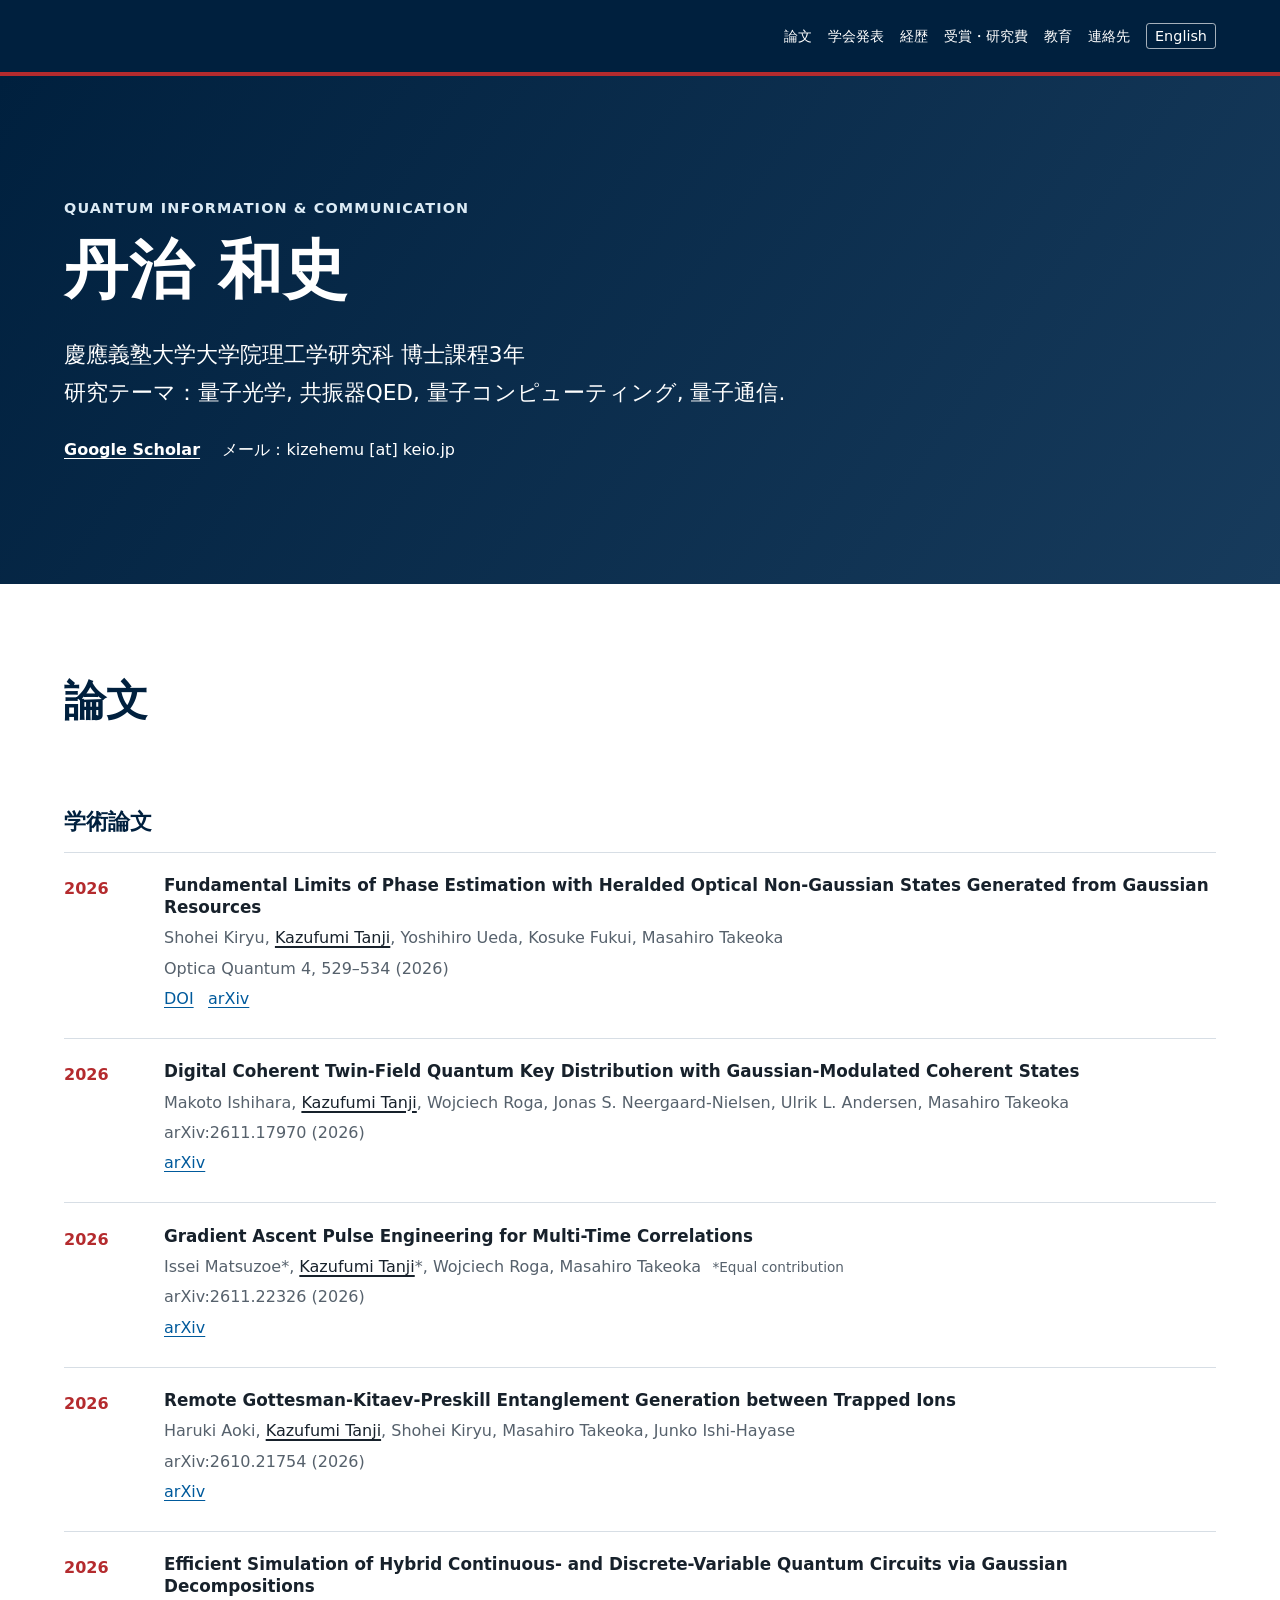
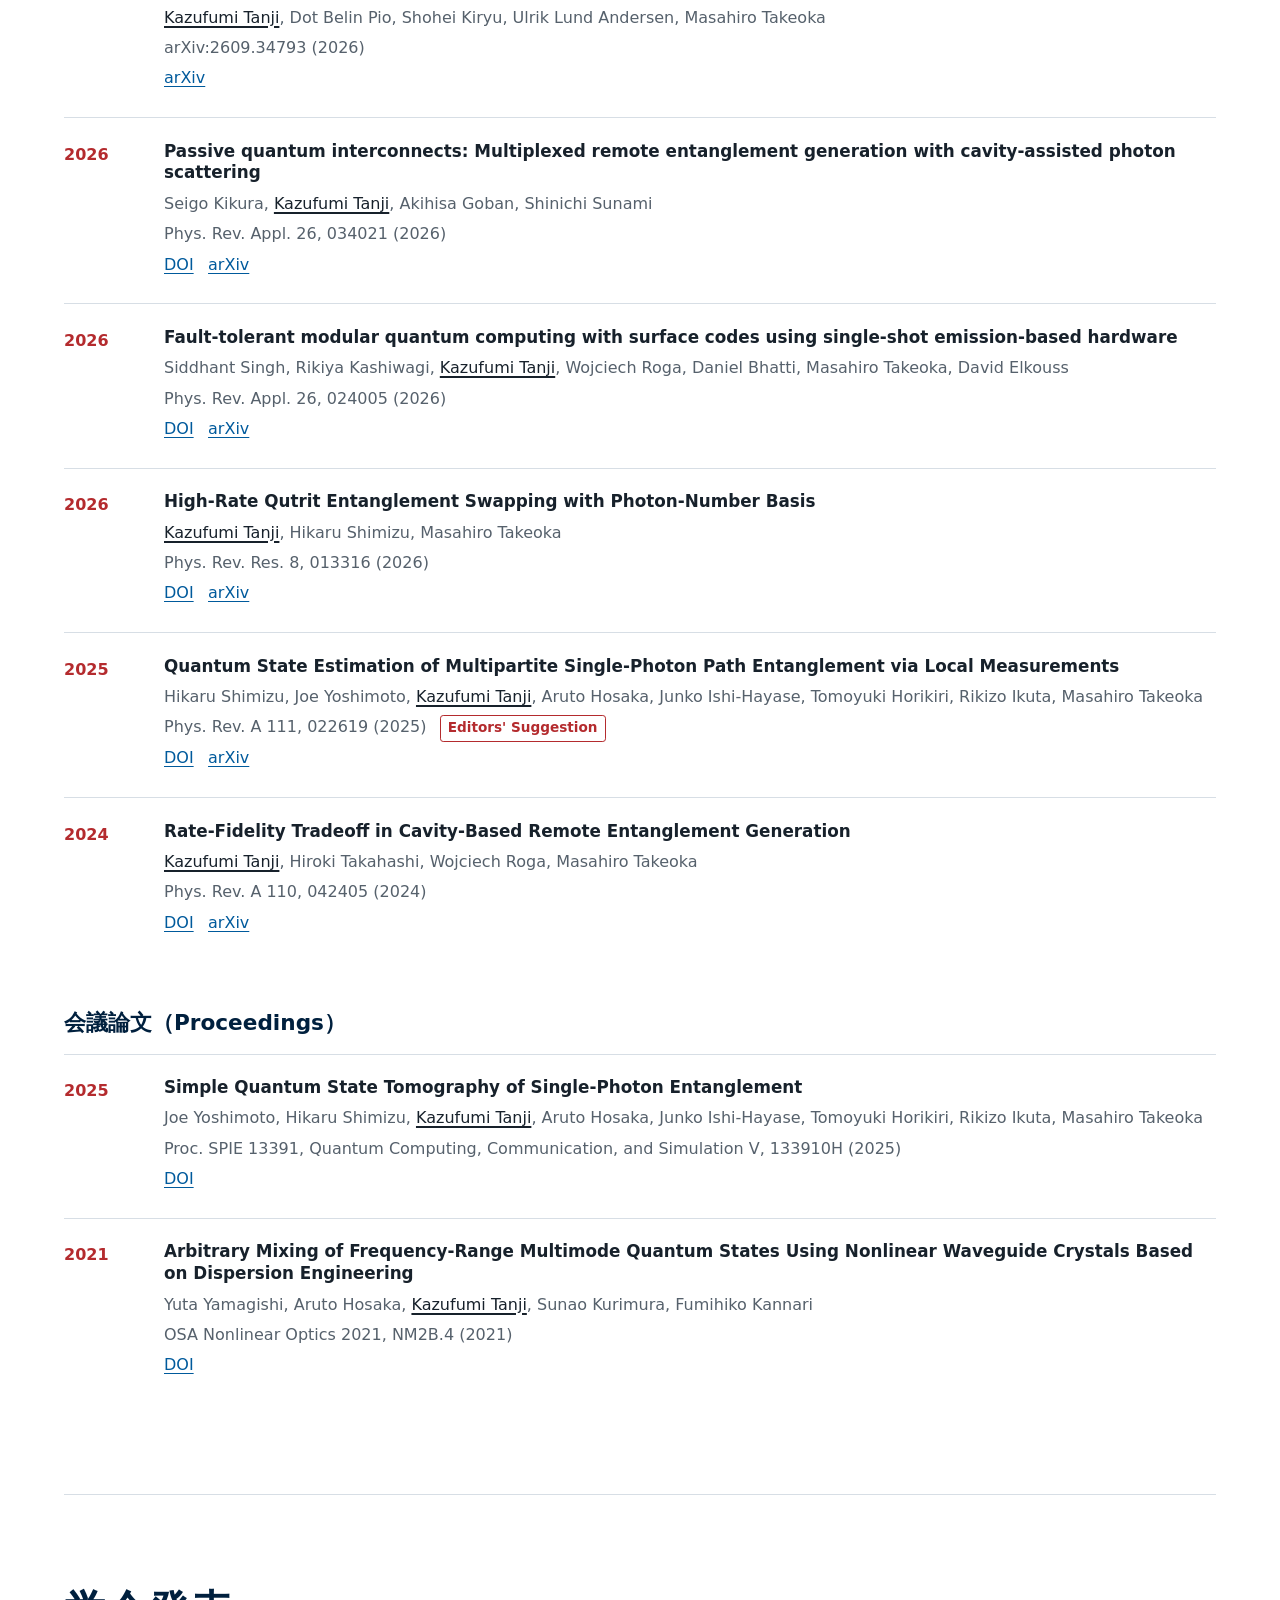
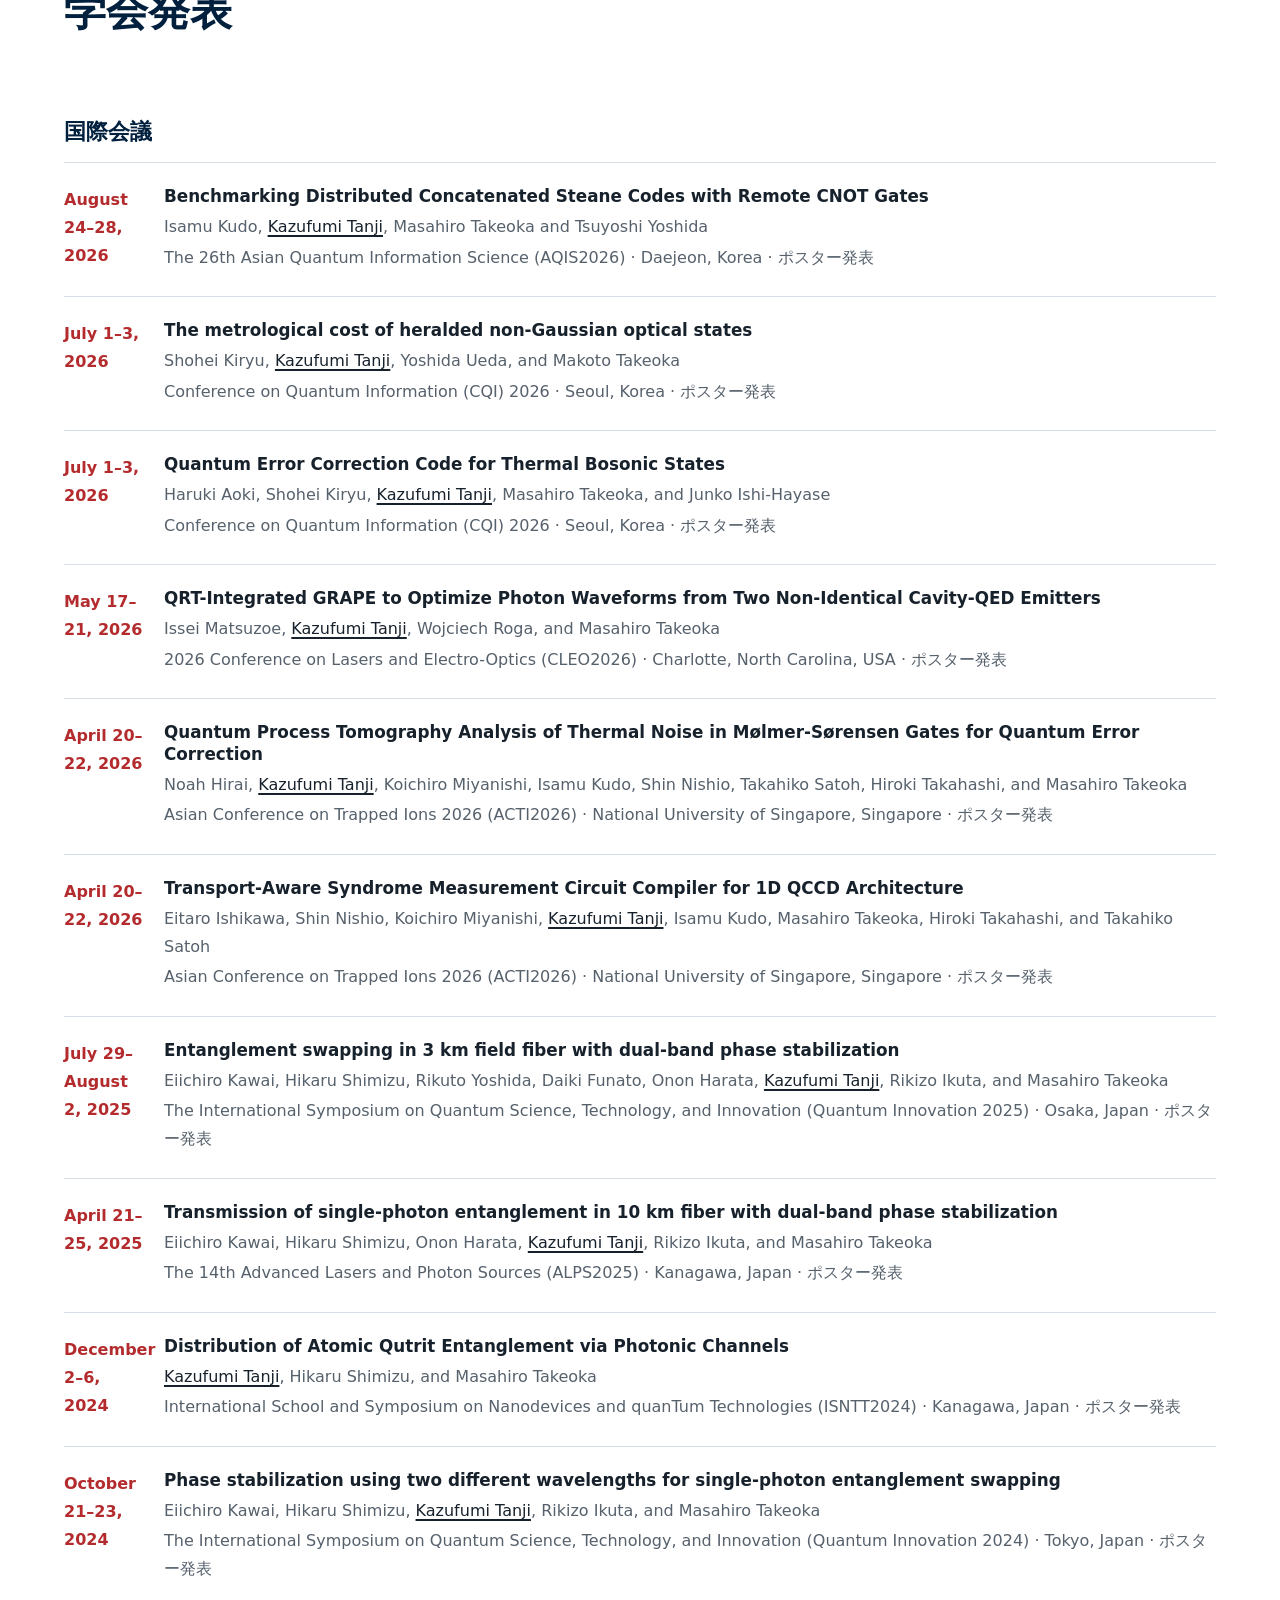
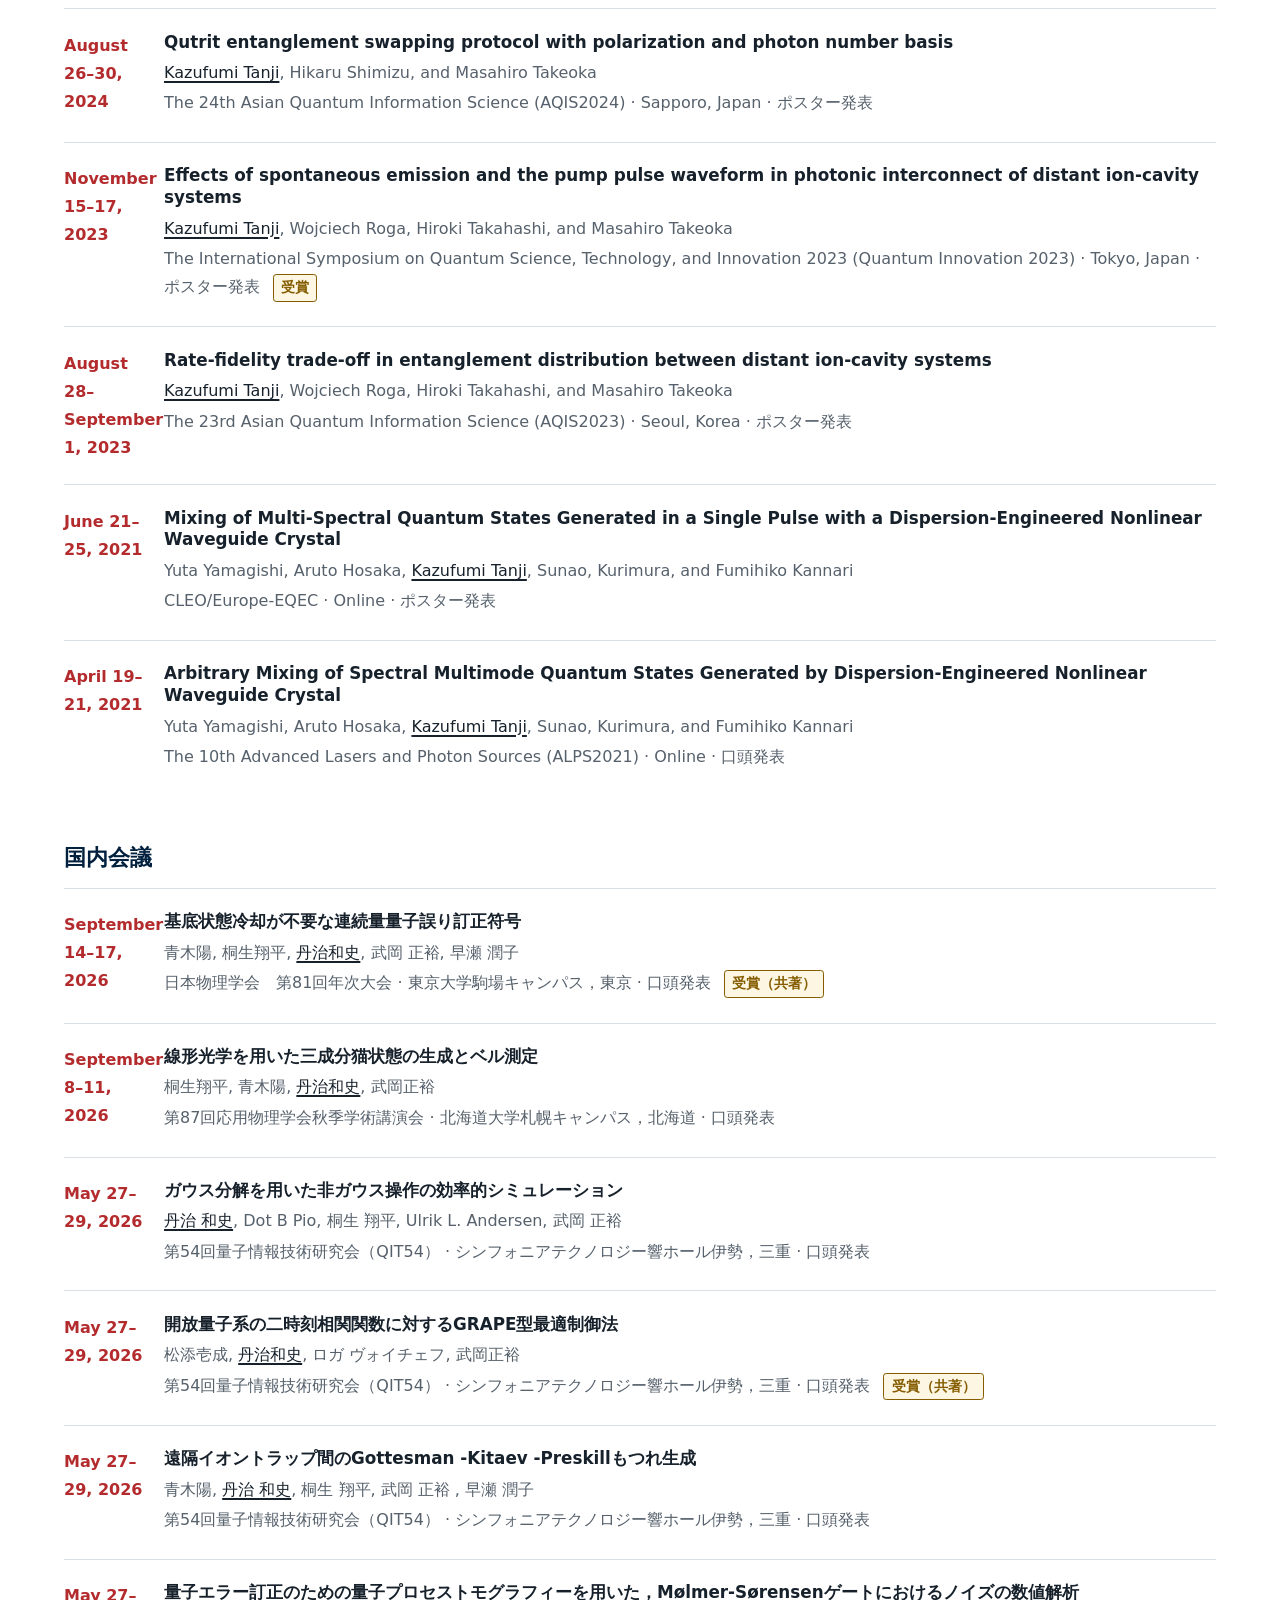
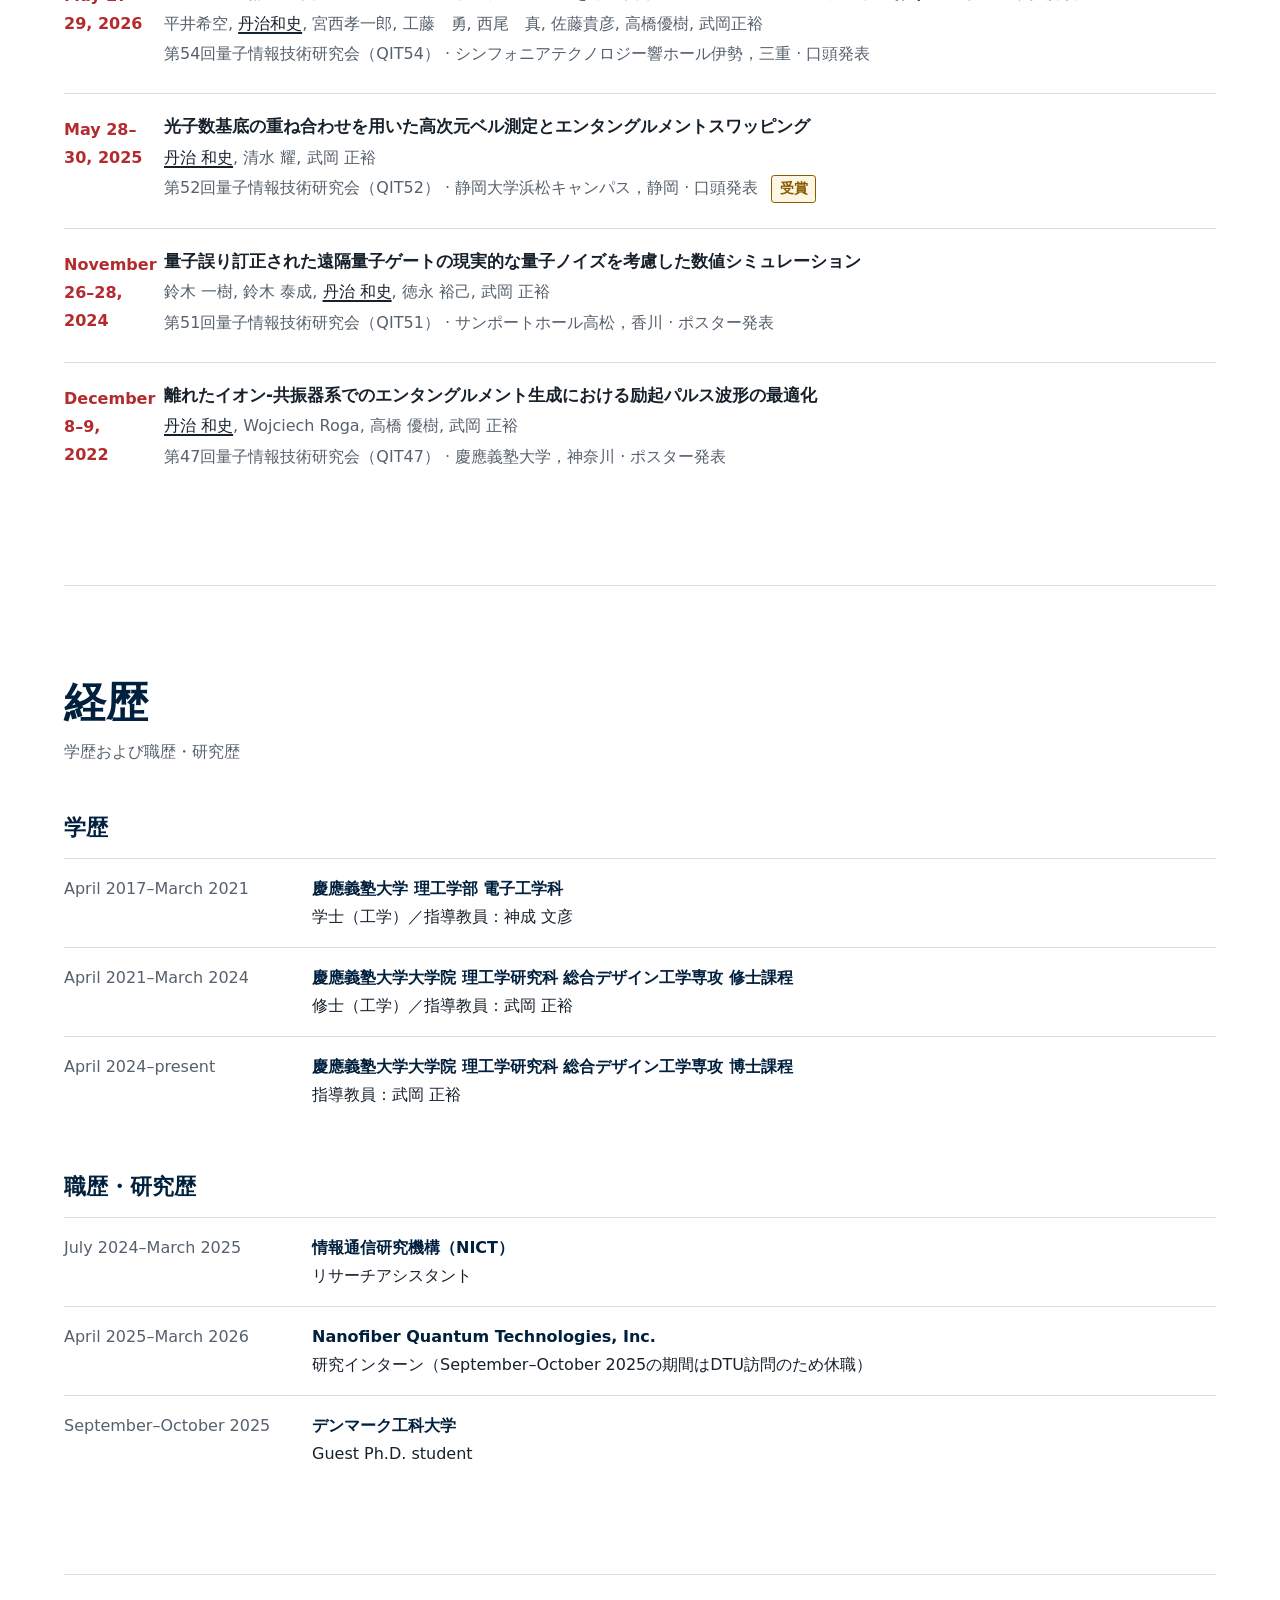
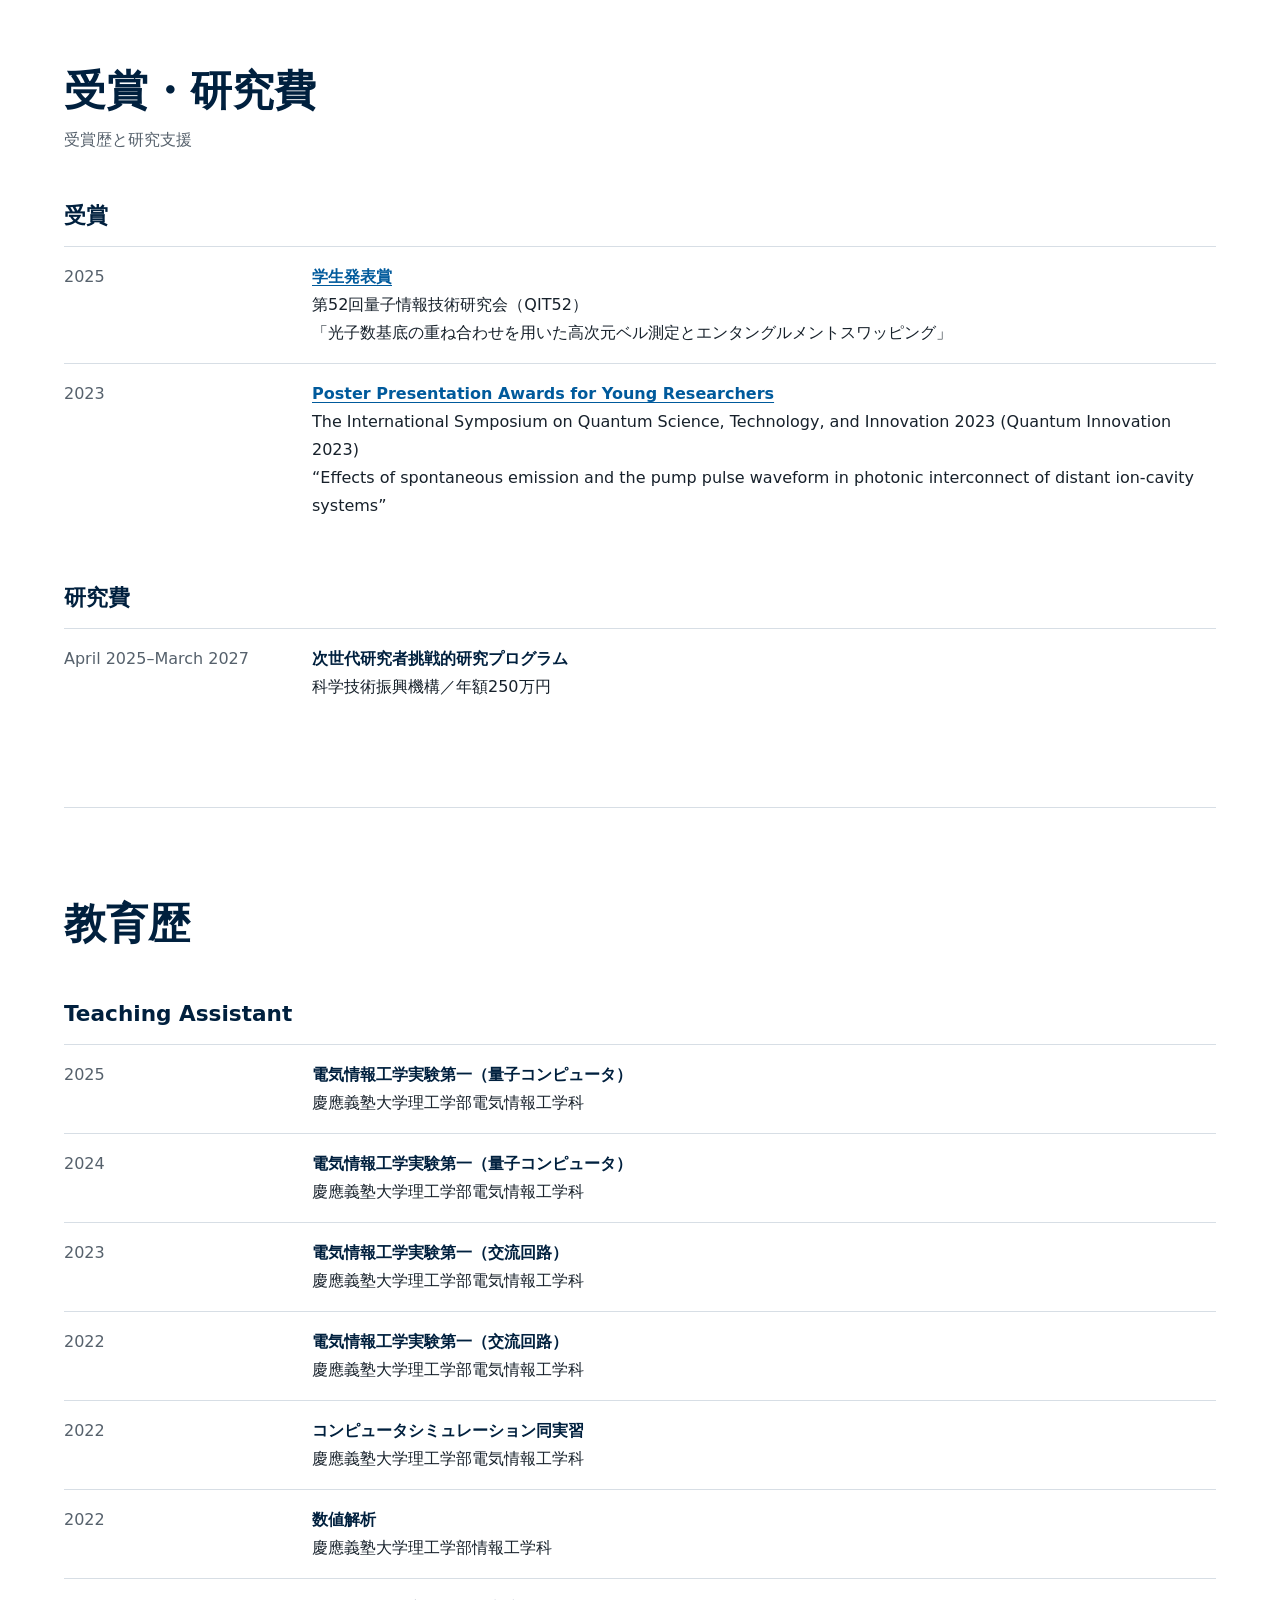
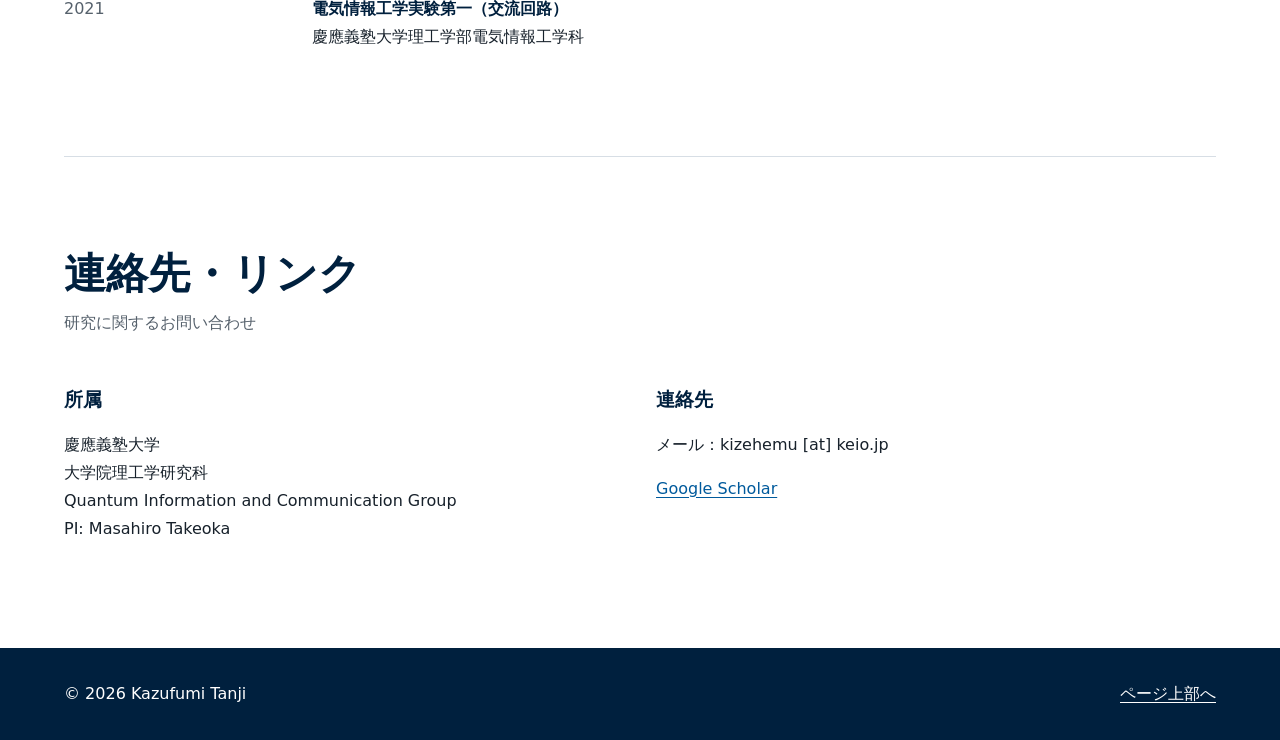
<file: ja/index.html>
<!doctype html>
<html lang="ja" data-root="..">
<head>
  <meta charset="utf-8">
  <meta name="viewport" content="width=device-width, initial-scale=1">
  <meta name="description" content="慶應義塾大学大学院理工学研究科で量子光学・量子情報を研究する丹治和史のホームページです。">
  <title>丹治 和史 | Kazufumi Tanji</title>
  <link rel="stylesheet" href="../assets/css/style.css">
  <script src="../assets/js/site.js" defer></script>
</head>
<body>
  <a class="skip-link" href="#main">本文へ移動</a>
  <header class="site-header">
    <div class="header-inner">
      <button class="nav-toggle" type="button" aria-expanded="false" aria-controls="site-nav">メニュー</button>
      <nav id="site-nav" class="site-nav" aria-label="メインナビゲーション">
        <ul>
          <li><a href="#publications">論文</a></li><li><a href="#presentations">学会発表</a></li><li><a href="#cv">経歴</a></li><li><a href="#awards">受賞・研究費</a></li><li><a href="#teaching">教育</a></li><li><a href="#contact">連絡先</a></li><li><a class="language-link" href="../" lang="en" hreflang="en">English</a></li>
        </ul>
      </nav>
    </div>
  </header>
  <main id="main">
    <section id="home" class="hero" aria-labelledby="hero-title">
      <div class="hero-inner">
        <p class="eyebrow">Quantum Information &amp; Communication</p>
        <h1 id="hero-title">丹治 和史</h1>
        <p class="lead">慶應義塾大学大学院理工学研究科 博士課程3年<br>研究テーマ：量子光学, 共振器QED, 量子コンピューティング, 量子通信.</p>
        <p class="hero-links"><a href="https://scholar.google.com/citations?user=CRwnXqMAAAAJ&amp;hl">Google Scholar</a><span>メール：kizehemu<span aria-hidden="true"> [at] </span><span class="sr-only"> アットマーク </span>keio.jp</span></p>
      </div>
    </section>

    <section id="publications" class="section" aria-labelledby="publications-title">
      <div class="section-heading"><h2 id="publications-title">論文</h2></div>
      <div id="publications-list" class="entries" aria-live="polite"><p class="status">論文情報を読み込んでいます。</p></div>
    </section>

    <section id="presentations" class="section" aria-labelledby="presentations-title">
      <div class="section-heading"><h2 id="presentations-title">学会発表</h2></div>
      <div id="presentations-list" class="entries" aria-live="polite"><p class="status">発表情報を読み込んでいます。</p></div>
    </section>

    <section id="cv" class="section" aria-labelledby="cv-title">
      <div class="section-heading"><h2 id="cv-title">経歴</h2><p>学歴および職歴・研究歴</p></div>
      <h3 class="subsection-title">学歴</h3>
      <ol class="timeline">
        <li><span class="period">April 2017–March 2021</span><span><strong>慶應義塾大学 理工学部 電子工学科</strong><br>学士（工学）／指導教員：神成 文彦</span></li>
        <li><span class="period">April 2021–March 2024</span><span><strong>慶應義塾大学大学院 理工学研究科 総合デザイン工学専攻 修士課程</strong><br>修士（工学）／指導教員：武岡 正裕</span></li>
        <li><span class="period">April 2024–present</span><span><strong>慶應義塾大学大学院 理工学研究科 総合デザイン工学専攻 博士課程</strong><br>指導教員：武岡 正裕</span></li>
      </ol>
      <h3 class="subsection-title">職歴・研究歴</h3>
      <ol class="timeline">
        <li><span class="period">July 2024–March 2025</span><span><strong>情報通信研究機構（NICT）</strong><br>リサーチアシスタント</span></li>
        <li><span class="period">April 2025–March 2026</span><span><strong>Nanofiber Quantum Technologies, Inc.</strong><br>研究インターン（September–October 2025の期間はDTU訪問のため休職）</span></li>
        <li><span class="period">September–October 2025</span><span><strong>デンマーク工科大学</strong><br>Guest Ph.D. student</span></li>
      </ol>
    </section>

    <section id="awards" class="section" aria-labelledby="awards-title">
      <div class="section-heading"><h2 id="awards-title">受賞・研究費</h2><p>受賞歴と研究支援</p></div>
      <h3 class="subsection-title">受賞</h3>
      <ol class="timeline">
        <li><span class="period">2025</span><span><strong><a href="https://www.ieice.org/es/qit/text/award/qit52award.pdf">学生発表賞</a></strong><br>第52回量子情報技術研究会（QIT52）<br>「光子数基底の重ね合わせを用いた高次元ベル測定とエンタングルメントスワッピング」</span></li>
        <li><span class="period">2023</span><span><strong><a href="https://quantum-innovation.riken.jp/awards/2023-12/">Poster Presentation Awards for Young Researchers</a></strong><br>The International Symposium on Quantum Science, Technology, and Innovation 2023 (Quantum Innovation 2023)<br>“Effects of spontaneous emission and the pump pulse waveform in photonic interconnect of distant ion-cavity systems”</span></li>
      </ol>
      <h3 class="subsection-title">研究費</h3>
      <ol class="timeline"><li><span class="period">April 2025–March 2027</span><span><strong>次世代研究者挑戦的研究プログラム</strong><br>科学技術振興機構／年額250万円</span></li></ol>
    </section>

    <section id="teaching" class="section" aria-labelledby="teaching-title">
      <div class="section-heading"><h2 id="teaching-title">教育歴</h2></div>
      <h3 class="subsection-title">Teaching Assistant</h3>
      <ol class="timeline">
        <li><span class="period">2025</span><span><strong>電気情報工学実験第一（量子コンピュータ）</strong><br>慶應義塾大学理工学部電気情報工学科</span></li>
        <li><span class="period">2024</span><span><strong>電気情報工学実験第一（量子コンピュータ）</strong><br>慶應義塾大学理工学部電気情報工学科</span></li>
        <li><span class="period">2023</span><span><strong>電気情報工学実験第一（交流回路）</strong><br>慶應義塾大学理工学部電気情報工学科</span></li>
        <li><span class="period">2022</span><span><strong>電気情報工学実験第一（交流回路）</strong><br>慶應義塾大学理工学部電気情報工学科</span></li>
        <li><span class="period">2022</span><span><strong>コンピュータシミュレーション同実習</strong><br>慶應義塾大学理工学部電気情報工学科</span></li>
        <li><span class="period">2022</span><span><strong>数値解析</strong><br>慶應義塾大学理工学部情報工学科</span></li>
        <li><span class="period">2021</span><span><strong>電気情報工学実験第一（交流回路）</strong><br>慶應義塾大学理工学部電気情報工学科</span></li>
      </ol>
    </section>

    <section id="contact" class="section" aria-labelledby="contact-title">
      <div class="section-heading"><h2 id="contact-title">連絡先・リンク</h2><p>研究に関するお問い合わせ</p></div>
      <div class="contact-grid">
        <div><h3>所属</h3><p>慶應義塾大学<br>大学院理工学研究科<br><span lang="en">Quantum Information and Communication Group<br>PI: Masahiro Takeoka</span></p></div>
        <div><h3>連絡先</h3><p>メール：<span id="email">kizehemu<span aria-hidden="true"> [at] </span><span class="sr-only"> アットマーク </span>keio.jp</span></p><p><a href="https://scholar.google.com/citations?user=CRwnXqMAAAAJ&amp;hl">Google Scholar</a></p></div>
      </div>
    </section>
  </main>
  <footer class="site-footer"><div class="footer-inner"><p>© <span data-year></span> Kazufumi Tanji</p><p><a href="#home" style="color:#fff">ページ上部へ</a></p></div></footer>
</body>
</html>
</file>
<file: assets/css/style.css>
:root {
  --navy: #00203e;
  --navy-soft: #173b5c;
  --red: #b42b2e;
  --ink: #17212b;
  --muted: #56616c;
  --line: #d7dee5;
  --paper: #ffffff;
  --wash: #f4f7f9;
  --content: 72rem;
  --sans: "Noto Sans JP", "Noto Sans", system-ui, -apple-system, BlinkMacSystemFont, "Segoe UI", sans-serif;
  --serif: "Noto Serif JP", "Noto Serif", Georgia, serif;
}

* { box-sizing: border-box; }
.sr-only { position: absolute; width: 1px; height: 1px; padding: 0; margin: -1px; overflow: hidden; clip: rect(0, 0, 0, 0); white-space: nowrap; border: 0; }
html { scroll-behavior: smooth; }
body {
  margin: 0;
  color: var(--ink);
  background: var(--paper);
  font-family: var(--sans);
  font-size: 1rem;
  line-height: 1.75;
}
a { color: #005a9c; text-underline-offset: .2em; }
a:hover { color: var(--red); }
a:focus-visible, button:focus-visible { outline: 3px solid var(--red); outline-offset: 3px; }
.skip-link { position: fixed; left: 1rem; top: -5rem; z-index: 100; padding: .6rem 1rem; color: #fff; background: var(--navy); }
.skip-link:focus { top: 1rem; }
.site-header { position: sticky; top: 0; z-index: 10; color: #fff; background: var(--navy); border-bottom: 4px solid var(--red); }
.header-inner { width: min(calc(100% - 2rem), var(--content)); margin: auto; display: flex; align-items: center; justify-content: flex-end; gap: 1rem; min-height: 4.5rem; }
.nav-toggle { display: none; padding: .45rem .65rem; color: #fff; background: transparent; border: 1px solid #fff; border-radius: .2rem; font: inherit; }
.site-nav ul { display: flex; flex-wrap: wrap; align-items: center; gap: .2rem 1rem; margin: 0; padding: 0; list-style: none; }
.site-nav a { color: #fff; font-size: .9rem; text-decoration: none; }
.site-nav a:hover { text-decoration: underline; }
.language-link { padding: .25rem .5rem; border: 1px solid rgba(255,255,255,.65); border-radius: .2rem; }
.hero { color: #fff; background: linear-gradient(125deg, var(--navy), var(--navy-soft)); }
.hero-inner { width: min(calc(100% - 2rem), var(--content)); margin: auto; padding: clamp(4rem, 10vw, 7.5rem) 0; }
.eyebrow { margin: 0 0 .5rem; color: #dcebf5; font-size: .9rem; font-weight: 700; letter-spacing: .08em; text-transform: uppercase; }
h1, h2, h3 { font-family: var(--sans); line-height: 1.3; }
h1 { max-width: 16ch; margin: 0; font-size: clamp(2.15rem, 5.5vw, 4rem); letter-spacing: .02em; }
.hero .lead { max-width: 52rem; margin: 1.5rem 0 0; font-size: clamp(1.05rem, 2.4vw, 1.35rem); }
.hero-links { display: flex; flex-wrap: wrap; gap: .5rem 1.4rem; margin: 1.5rem 0 0; }
.hero-links a { color: #fff; font-weight: 700; }
main section { scroll-margin-top: 6rem; }
.section { width: min(calc(100% - 2rem), var(--content)); margin: auto; padding: clamp(3.5rem, 7vw, 6rem) 0; }
.section + .section { border-top: 1px solid var(--line); }
.section-heading { display: grid; grid-template-columns: 1fr; gap: .5rem; margin-bottom: 2rem; }
.section-heading h2 { margin: 0; color: var(--navy); font-size: clamp(1.8rem, 4vw, 2.6rem); }
.section-heading p { margin: 0; color: var(--muted); }
.entries { display: grid; gap: 0; }
.entry { display: grid; grid-template-columns: 5rem 1fr; gap: 1.25rem; padding: 1.4rem 0; border-top: 1px solid var(--line); }
.entry-year { color: var(--red); font-weight: 800; font-variant-numeric: tabular-nums; }
.entry h3 { margin: 0 0 .35rem; font-family: var(--sans); font-size: 1.05rem; }
.entry p { margin: .15rem 0; }
.authors, .meta { color: var(--muted); }
.publication-note { display: inline-block; margin-left: .5rem; padding: .05rem .45rem; color: var(--red); border: 1px solid currentColor; border-radius: .2rem; font-size: .85em; font-weight: 700; }
.award-note { display: inline-block; margin-left: .5rem; padding: .05rem .45rem; color: #855d00; background: #fdf6e3; border: 1px solid currentColor; border-radius: .2rem; font-size: .85em; font-weight: 700; text-decoration: none; }
a.award-note:hover { color: #5c4000; text-decoration: underline; }
.equal-note { margin-left: .4rem; color: var(--muted); font-size: .85em; white-space: nowrap; }
.me { color: var(--ink); text-decoration: underline; text-decoration-thickness: .12em; text-underline-offset: .18em; }
.entry-links { display: flex; flex-wrap: wrap; gap: .4rem .9rem; margin-top: .35rem; }
.year-group h3 { margin: 2.5rem 0 .5rem; color: var(--red); font-family: var(--sans); font-size: 1.2rem; }
.year-group:first-child h3 { margin-top: 0; }
.subsection-title { margin: 3rem 0 1rem; color: var(--navy); font-size: 1.35rem; }
.timeline { margin: 0; padding: 0; list-style: none; }
.timeline li { display: grid; grid-template-columns: minmax(10rem, 14rem) 1fr; gap: 1.5rem; padding: 1rem 0; border-top: 1px solid var(--line); }
.period { color: var(--muted); font-variant-numeric: tabular-nums; }
.timeline strong { color: var(--navy); }
.notice { padding: 1rem 1.2rem; background: var(--wash); border-left: 4px solid var(--red); }
.contact-grid { display: grid; grid-template-columns: repeat(2, minmax(0, 1fr)); gap: 2rem; }
.contact-grid h3 { color: var(--navy); }
.site-footer { color: #fff; background: var(--navy); }
.footer-inner { width: min(calc(100% - 2rem), var(--content)); margin: auto; padding: 2rem 0; display: flex; justify-content: space-between; gap: 1rem; }
.footer-inner p { margin: 0; }
.status { color: var(--muted); }

@media (max-width: 54rem) {
  .nav-toggle { display: block; }
  .site-nav { position: absolute; inset: 4.5rem 0 auto; display: none; padding: 1rem; background: var(--navy); border-bottom: 4px solid var(--red); }
  .site-nav.open { display: block; }
  .site-nav ul { width: min(100%, var(--content)); margin: auto; display: grid; }
  .site-nav a { display: block; padding: .45rem 0; }
  .section-heading { grid-template-columns: 1fr; gap: .5rem; }
}
@media (max-width: 38rem) {
  .entry, .timeline li, .contact-grid { grid-template-columns: 1fr; gap: .3rem; }
  .footer-inner { display: block; }
  .footer-inner p + p { margin-top: .5rem; }
}
@media (prefers-reduced-motion: reduce) { html { scroll-behavior: auto; } }
@media print { .site-header, .skip-link, .nav-toggle { display: none; } .hero { color: #000; background: none; } a { color: #000; } }
</file>
